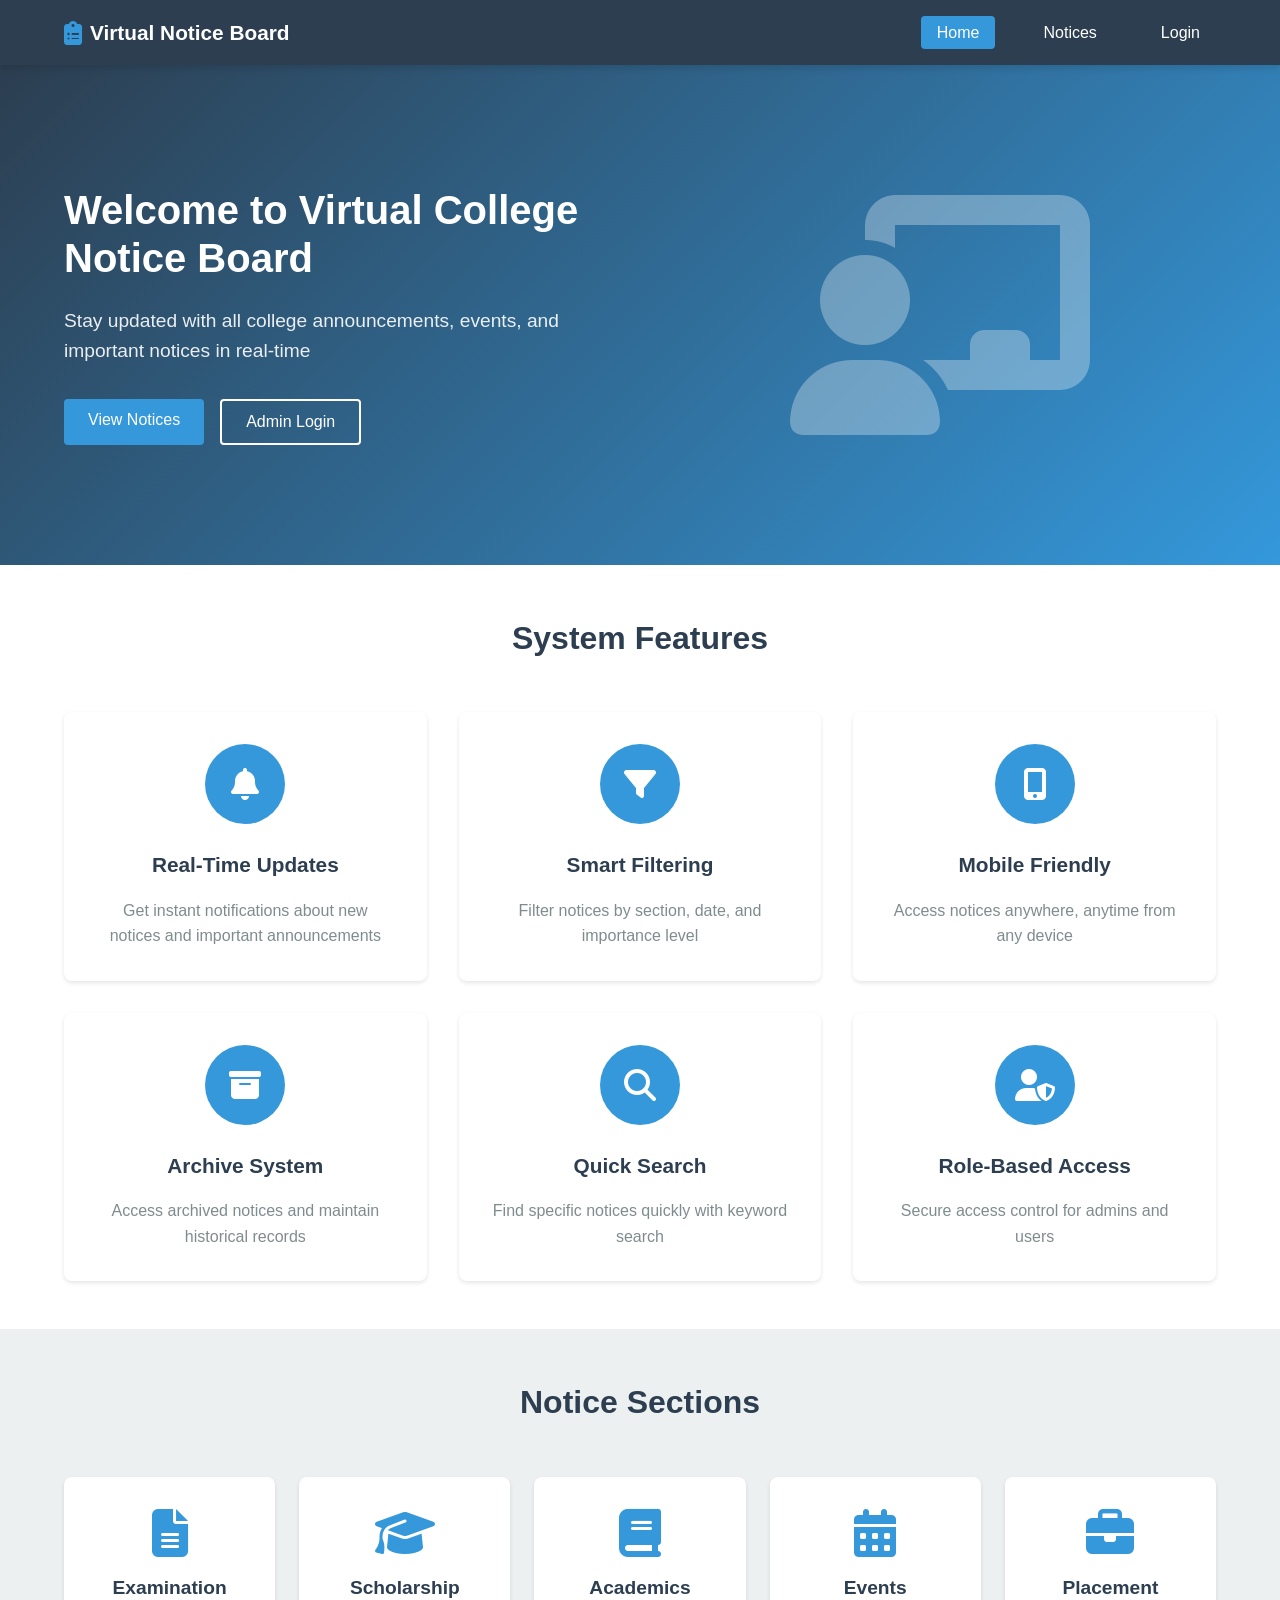
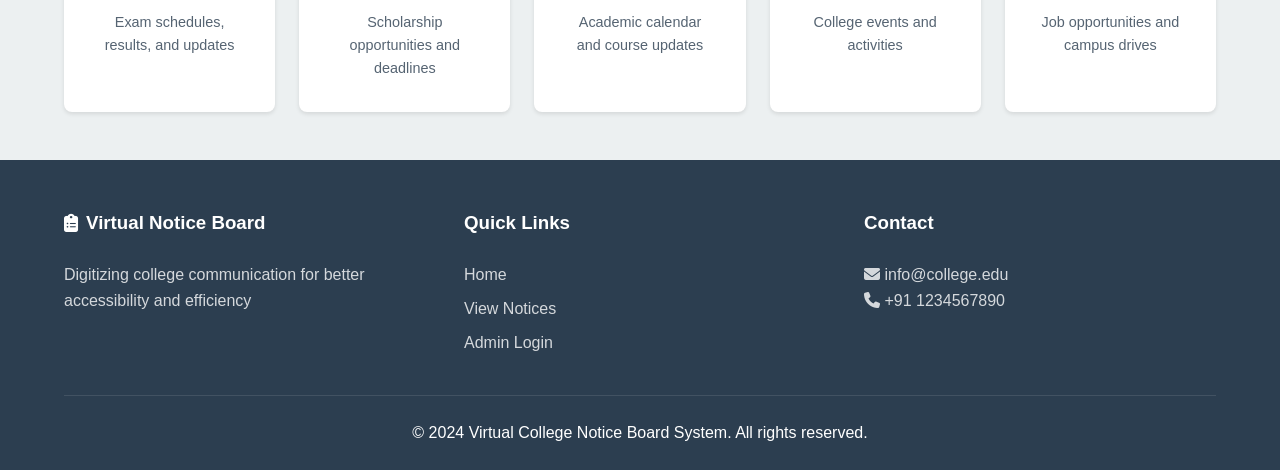
<file: index.html>
<!DOCTYPE html>
<html lang="en">
<head>
    <meta charset="UTF-8">
    <meta name="viewport" content="width=device-width, initial-scale=1.0">
    <title>Virtual College Notice Board System</title>
    <link rel="stylesheet" href="style.css">
    <!-- Font Awesome for icons -->
    <link rel="stylesheet" href="https://cdnjs.cloudflare.com/ajax/libs/font-awesome/6.4.0/css/all.min.css">
</head>
<body>
    <!-- Navigation Bar -->
    <nav class="navbar">
        <div class="container">
            <div class="nav-brand">
                <i class="fas fa-clipboard-list"></i>
                <span>Virtual Notice Board</span>
            </div>
            <ul class="nav-links">
                <li><a href="index.html" class="active">Home</a></li>
                <li><a href="user.html">Notices</a></li>
                <li><a href="login.html">Login</a></li>
            </ul>
            <div class="hamburger">
                <span></span>
                <span></span>
                <span></span>
            </div>
        </div>
    </nav>

    <!-- Hero Section -->
    <section class="hero">
        <div class="container">
            <div class="hero-content">
                <h1>Welcome to Virtual College Notice Board</h1>
                <p>Stay updated with all college announcements, events, and important notices in real-time</p>
                <div class="hero-buttons">
                    <a href="user.html" class="btn btn-primary">View Notices</a>
                    <a href="login.html" class="btn btn-secondary">Admin Login</a>
                </div>
            </div>
            <div class="hero-image">
                <i class="fas fa-chalkboard-teacher"></i>
            </div>
        </div>
    </section>

    <!-- Features Section -->
    <section class="features">
        <div class="container">
            <h2 class="section-title">System Features</h2>
            <div class="features-grid">
                <!-- Feature 1 -->
                <div class="feature-card">
                    <div class="feature-icon">
                        <i class="fas fa-bell"></i>
                    </div>
                    <h3>Real-Time Updates</h3>
                    <p>Get instant notifications about new notices and important announcements</p>
                </div>

                <!-- Feature 2 -->
                <div class="feature-card">
                    <div class="feature-icon">
                        <i class="fas fa-filter"></i>
                    </div>
                    <h3>Smart Filtering</h3>
                    <p>Filter notices by section, date, and importance level</p>
                </div>

                <!-- Feature 3 -->
                <div class="feature-card">
                    <div class="feature-icon">
                        <i class="fas fa-mobile-alt"></i>
                    </div>
                    <h3>Mobile Friendly</h3>
                    <p>Access notices anywhere, anytime from any device</p>
                </div>

                <!-- Feature 4 -->
                <div class="feature-card">
                    <div class="feature-icon">
                        <i class="fas fa-archive"></i>
                    </div>
                    <h3>Archive System</h3>
                    <p>Access archived notices and maintain historical records</p>
                </div>

                <!-- Feature 5 -->
                <div class="feature-card">
                    <div class="feature-icon">
                        <i class="fas fa-search"></i>
                    </div>
                    <h3>Quick Search</h3>
                    <p>Find specific notices quickly with keyword search</p>
                </div>

                <!-- Feature 6 -->
                <div class="feature-card">
                    <div class="feature-icon">
                        <i class="fas fa-user-shield"></i>
                    </div>
                    <h3>Role-Based Access</h3>
                    <p>Secure access control for admins and users</p>
                </div>
            </div>
        </div>
    </section>

    <!-- Sections Overview -->
    <section class="sections">
        <div class="container">
            <h2 class="section-title">Notice Sections</h2>
            <div class="sections-grid">
                <div class="section-card">
                    <i class="fas fa-file-alt"></i>
                    <h3>Examination</h3>
                    <p>Exam schedules, results, and updates</p>
                </div>
                <div class="section-card">
                    <i class="fas fa-graduation-cap"></i>
                    <h3>Scholarship</h3>
                    <p>Scholarship opportunities and deadlines</p>
                </div>
                <div class="section-card">
                    <i class="fas fa-book"></i>
                    <h3>Academics</h3>
                    <p>Academic calendar and course updates</p>
                </div>
                <div class="section-card">
                    <i class="fas fa-calendar-alt"></i>
                    <h3>Events</h3>
                    <p>College events and activities</p>
                </div>
                <div class="section-card">
                    <i class="fas fa-briefcase"></i>
                    <h3>Placement</h3>
                    <p>Job opportunities and campus drives</p>
                </div>
            </div>
        </div>
    </section>

    <!-- Footer -->
    <footer class="footer">
        <div class="container">
            <div class="footer-content">
                <div class="footer-section">
                    <h3><i class="fas fa-clipboard-list"></i> Virtual Notice Board</h3>
                    <p>Digitizing college communication for better accessibility and efficiency</p>
                </div>
                <div class="footer-section">
                    <h3>Quick Links</h3>
                    <ul>
                        <li><a href="index.html">Home</a></li>
                        <li><a href="user.html">View Notices</a></li>
                        <li><a href="login.html">Admin Login</a></li>
                    </ul>
                </div>
                <div class="footer-section">
                    <h3>Contact</h3>
                    <p><i class="fas fa-envelope"></i> info@college.edu</p>
                    <p><i class="fas fa-phone"></i> +91 1234567890</p>
                </div>
            </div>
            <div class="footer-bottom">
                <p>&copy; 2024 Virtual College Notice Board System. All rights reserved.</p>
            </div>
        </div>
    </footer>

    <script src="script.js"></script>
</body>
</html>
</file>
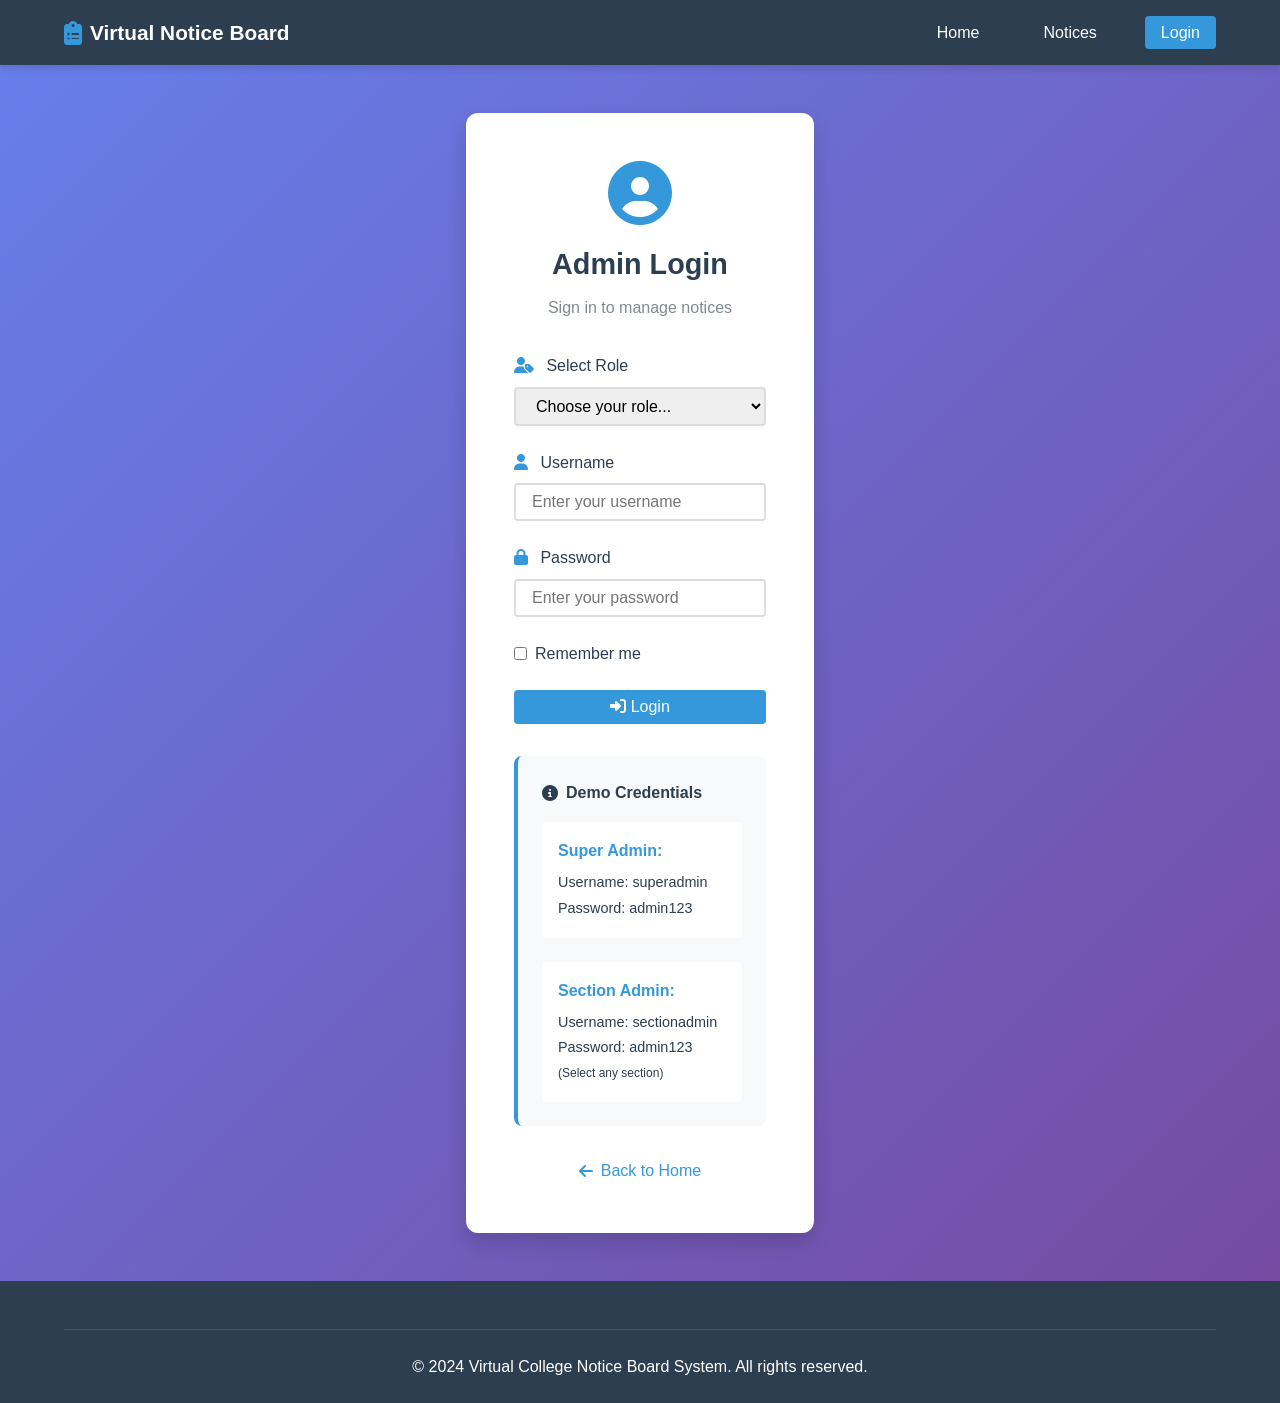
<file: admin.html>
<!DOCTYPE html>
<html lang="en">
<head>
    <meta charset="UTF-8">
    <meta name="viewport" content="width=device-width, initial-scale=1.0">
    <title>Super Admin Dashboard</title>
    <link rel="stylesheet" href="style.css">
    <link rel="stylesheet" href="https://cdnjs.cloudflare.com/ajax/libs/font-awesome/6.4.0/css/all.min.css">
</head>
<body>
    <!-- Navigation Bar -->
    <nav class="navbar navbar-admin">
        <div class="container">
            <div class="nav-brand">
                <i class="fas fa-clipboard-list"></i>
                <span>Super Admin Panel</span>
            </div>
            <ul class="nav-links">
                <li><a href="admin.html" class="active">Dashboard</a></li>
                <li><a href="user.html">View Notices</a></li>
                <li><a href="#" id="logoutBtn">Logout</a></li>
            </ul>
            <div class="user-info">
                <i class="fas fa-user-shield"></i>
                <span id="adminName">Super Admin</span>
            </div>
            <div class="hamburger">
                <span></span>
                <span></span>
                <span></span>
            </div>
        </div>
    </nav>

    <!-- Dashboard Content -->
    <div class="dashboard-container">
        <!-- Sidebar -->
        <aside class="sidebar">
            <ul class="sidebar-menu">
                <li class="active">
                    <a href="#overview">
                        <i class="fas fa-tachometer-alt"></i>
                        <span>Overview</span>
                    </a>
                </li>
                <li>
                    <a href="#all-notices">
                        <i class="fas fa-clipboard-list"></i>
                        <span>All Notices</span>
                    </a>
                </li>
                <li>
                    <a href="#section-admins">
                        <i class="fas fa-users-cog"></i>
                        <span>Section Admins</span>
                    </a>
                </li>
                <li>
                    <a href="#statistics">
                        <i class="fas fa-chart-bar"></i>
                        <span>Statistics</span>
                    </a>
                </li>
            </ul>
        </aside>

        <!-- Main Content -->
        <main class="dashboard-main">
            <!-- Welcome Section -->
            <div class="welcome-section">
                <h1>Welcome, Super Admin!</h1>
                <p>Manage all sections and monitor notice board activities</p>
            </div>

            <!-- Statistics Cards -->
            <div class="stats-grid">
                <div class="stat-card">
                    <div class="stat-icon blue">
                        <i class="fas fa-clipboard-list"></i>
                    </div>
                    <div class="stat-info">
                        <h3>42</h3>
                        <p>Total Notices</p>
                    </div>
                </div>
                <div class="stat-card">
                    <div class="stat-icon green">
                        <i class="fas fa-exclamation-circle"></i>
                    </div>
                    <div class="stat-info">
                        <h3>8</h3>
                        <p>Important Notices</p>
                    </div>
                </div>
                <div class="stat-card">
                    <div class="stat-icon orange">
                        <i class="fas fa-users"></i>
                    </div>
                    <div class="stat-info">
                        <h3>5</h3>
                        <p>Section Admins</p>
                    </div>
                </div>
                <div class="stat-card">
                    <div class="stat-icon red">
                        <i class="fas fa-archive"></i>
                    </div>
                    <div class="stat-info">
                        <h3>15</h3>
                        <p>Archived Notices</p>
                    </div>
                </div>
            </div>

            <!-- Section-wise Notices Overview -->
            <div class="dashboard-section">
                <h2><i class="fas fa-layer-group"></i> Section-wise Notice Overview</h2>
                <div class="table-container">
                    <table class="admin-table">
                        <thead>
                            <tr>
                                <th>Section</th>
                                <th>Total Notices</th>
                                <th>Active Notices</th>
                                <th>Important</th>
                                <th>Expired</th>
                                <th>Actions</th>
                            </tr>
                        </thead>
                        <tbody>
                            <tr>
                                <td>
                                    <i class="fas fa-file-alt section-icon"></i>
                                    Examination
                                </td>
                                <td>12</td>
                                <td><span class="badge badge-success">8</span></td>
                                <td><span class="badge badge-warning">3</span></td>
                                <td><span class="badge badge-secondary">4</span></td>
                                <td>
                                    <button class="btn-icon" title="View Details">
                                        <i class="fas fa-eye"></i>
                                    </button>
                                </td>
                            </tr>
                            <tr>
                                <td>
                                    <i class="fas fa-graduation-cap section-icon"></i>
                                    Scholarship
                                </td>
                                <td>8</td>
                                <td><span class="badge badge-success">5</span></td>
                                <td><span class="badge badge-warning">2</span></td>
                                <td><span class="badge badge-secondary">3</span></td>
                                <td>
                                    <button class="btn-icon" title="View Details">
                                        <i class="fas fa-eye"></i>
                                    </button>
                                </td>
                            </tr>
                            <tr>
                                <td>
                                    <i class="fas fa-book section-icon"></i>
                                    Academics
                                </td>
                                <td>10</td>
                                <td><span class="badge badge-success">7</span></td>
                                <td><span class="badge badge-warning">1</span></td>
                                <td><span class="badge badge-secondary">3</span></td>
                                <td>
                                    <button class="btn-icon" title="View Details">
                                        <i class="fas fa-eye"></i>
                                    </button>
                                </td>
                            </tr>
                            <tr>
                                <td>
                                    <i class="fas fa-calendar-alt section-icon"></i>
                                    Events
                                </td>
                                <td>7</td>
                                <td><span class="badge badge-success">5</span></td>
                                <td><span class="badge badge-warning">1</span></td>
                                <td><span class="badge badge-secondary">2</span></td>
                                <td>
                                    <button class="btn-icon" title="View Details">
                                        <i class="fas fa-eye"></i>
                                    </button>
                                </td>
                            </tr>
                            <tr>
                                <td>
                                    <i class="fas fa-briefcase section-icon"></i>
                                    Placement
                                </td>
                                <td>5</td>
                                <td><span class="badge badge-success">4</span></td>
                                <td><span class="badge badge-warning">1</span></td>
                                <td><span class="badge badge-secondary">1</span></td>
                                <td>
                                    <button class="btn-icon" title="View Details">
                                        <i class="fas fa-eye"></i>
                                    </button>
                                </td>
                            </tr>
                        </tbody>
                    </table>
                </div>
            </div>

            <!-- Section Admins Management -->
            <div class="dashboard-section">
                <h2><i class="fas fa-users-cog"></i> Section Admins</h2>
                <div class="table-container">
                    <table class="admin-table">
                        <thead>
                            <tr>
                                <th>Admin Name</th>
                                <th>Section</th>
                                <th>Email</th>
                                <th>Status</th>
                                <th>Actions</th>
                            </tr>
                        </thead>
                        <tbody>
                            <tr>
                                <td>John Doe</td>
                                <td><span class="badge badge-info">Examination</span></td>
                                <td>john@college.edu</td>
                                <td><span class="status-badge active">Active</span></td>
                                <td>
                                    <button class="btn-icon" title="Edit">
                                        <i class="fas fa-edit"></i>
                                    </button>
                                    <button class="btn-icon btn-danger" title="Remove">
                                        <i class="fas fa-trash"></i>
                                    </button>
                                </td>
                            </tr>
                            <tr>
                                <td>Jane Smith</td>
                                <td><span class="badge badge-info">Scholarship</span></td>
                                <td>jane@college.edu</td>
                                <td><span class="status-badge active">Active</span></td>
                                <td>
                                    <button class="btn-icon" title="Edit">
                                        <i class="fas fa-edit"></i>
                                    </button>
                                    <button class="btn-icon btn-danger" title="Remove">
                                        <i class="fas fa-trash"></i>
                                    </button>
                                </td>
                            </tr>
                            <tr>
                                <td>Mike Johnson</td>
                                <td><span class="badge badge-info">Academics</span></td>
                                <td>mike@college.edu</td>
                                <td><span class="status-badge active">Active</span></td>
                                <td>
                                    <button class="btn-icon" title="Edit">
                                        <i class="fas fa-edit"></i>
                                    </button>
                                    <button class="btn-icon btn-danger" title="Remove">
                                        <i class="fas fa-trash"></i>
                                    </button>
                                </td>
                            </tr>
                            <tr>
                                <td>Sarah Williams</td>
                                <td><span class="badge badge-info">Events</span></td>
                                <td>sarah@college.edu</td>
                                <td><span class="status-badge active">Active</span></td>
                                <td>
                                    <button class="btn-icon" title="Edit">
                                        <i class="fas fa-edit"></i>
                                    </button>
                                    <button class="btn-icon btn-danger" title="Remove">
                                        <i class="fas fa-trash"></i>
                                    </button>
                                </td>
                            </tr>
                            <tr>
                                <td>David Brown</td>
                                <td><span class="badge badge-info">Placement</span></td>
                                <td>david@college.edu</td>
                                <td><span class="status-badge active">Active</span></td>
                                <td>
                                    <button class="btn-icon" title="Edit">
                                        <i class="fas fa-edit"></i>
                                    </button>
                                    <button class="btn-icon btn-danger" title="Remove">
                                        <i class="fas fa-trash"></i>
                                    </button>
                                </td>
                            </tr>
                        </tbody>
                    </table>
                </div>
            </div>

            <!-- Recent Activity -->
            <div class="dashboard-section">
                <h2><i class="fas fa-history"></i> Recent Activity</h2>
                <div class="activity-list">
                    <div class="activity-item">
                        <div class="activity-icon blue">
                            <i class="fas fa-plus"></i>
                        </div>
                        <div class="activity-content">
                            <p><strong>New notice added</strong> in Examination section</p>
                            <small>2 hours ago</small>
                        </div>
                    </div>
                    <div class="activity-item">
                        <div class="activity-icon orange">
                            <i class="fas fa-edit"></i>
                        </div>
                        <div class="activity-content">
                            <p><strong>Notice updated</strong> in Scholarship section</p>
                            <small>5 hours ago</small>
                        </div>
                    </div>
                    <div class="activity-item">
                        <div class="activity-icon red">
                            <i class="fas fa-trash"></i>
                        </div>
                        <div class="activity-content">
                            <p><strong>Notice deleted</strong> from Events section</p>
                            <small>1 day ago</small>
                        </div>
                    </div>
                    <div class="activity-item">
                        <div class="activity-icon green">
                            <i class="fas fa-user-plus"></i>
                        </div>
                        <div class="activity-content">
                            <p><strong>New admin added</strong> for Placement section</p>
                            <small>2 days ago</small>
                        </div>
                    </div>
                </div>
            </div>
        </main>
    </div>

    <script src="script.js"></script>
    <script>
        // Check if user is logged in as super admin
        document.addEventListener('DOMContentLoaded', function() {
            const userRole = sessionStorage.getItem('userRole');
            const username = sessionStorage.getItem('username');

            if (userRole !== 'super-admin') {
                alert('Access denied! Please login as Super Admin.');
                window.location.href = 'login.html';
                return;
            }

            // Display username
            if (username) {
                document.getElementById('adminName').textContent = username;
            }

            // Logout functionality
            document.getElementById('logoutBtn').addEventListener('click', function(e) {
                e.preventDefault();
                if (confirm('Are you sure you want to logout?')) {
                    sessionStorage.clear();
                    window.location.href = 'index.html';
                }
            });
        });
    </script>
</body>
</html>
</file>
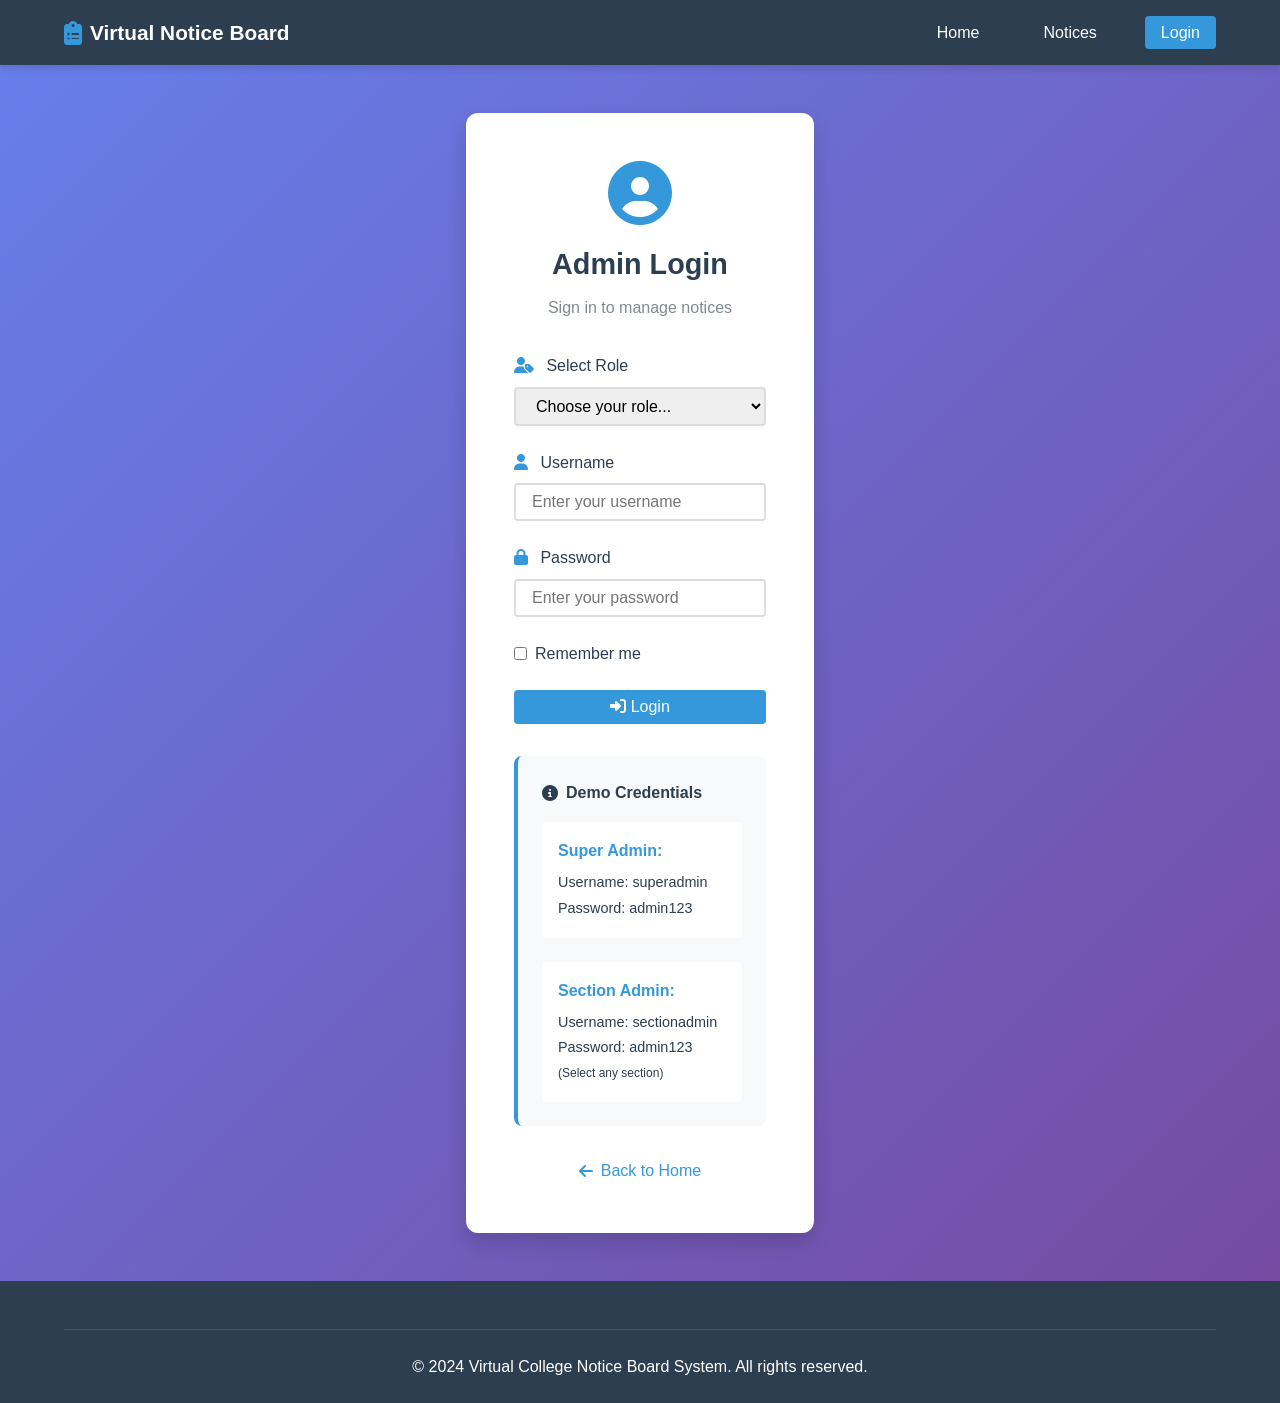
<file: login.html>
<!DOCTYPE html>
<html lang="en">
<head>
    <meta charset="UTF-8">
    <meta name="viewport" content="width=device-width, initial-scale=1.0">
    <title>Login - Virtual Notice Board</title>
    <link rel="stylesheet" href="style.css">
    <link rel="stylesheet" href="https://cdnjs.cloudflare.com/ajax/libs/font-awesome/6.4.0/css/all.min.css">
</head>
<body>
    <!-- Navigation Bar -->
    <nav class="navbar">
        <div class="container">
            <div class="nav-brand">
                <i class="fas fa-clipboard-list"></i>
                <span>Virtual Notice Board</span>
            </div>
            <ul class="nav-links">
                <li><a href="index.html">Home</a></li>
                <li><a href="user.html">Notices</a></li>
                <li><a href="login.html" class="active">Login</a></li>
            </ul>
            <div class="hamburger">
                <span></span>
                <span></span>
                <span></span>
            </div>
        </div>
    </nav>

    <!-- Login Section -->
    <section class="login-section">
        <div class="container">
            <div class="login-container">
                <div class="login-header">
                    <i class="fas fa-user-circle"></i>
                    <h2>Admin Login</h2>
                    <p>Sign in to manage notices</p>
                </div>

                <!-- Login Form -->
                <form id="loginForm" class="login-form">
                    <!-- Role Selection -->
                    <div class="form-group">
                        <label for="userRole">
                            <i class="fas fa-user-tag"></i> Select Role
                        </label>
                        <select id="userRole" name="userRole" required>
                            <option value="">Choose your role...</option>
                            <option value="super-admin">Super Admin</option>
                            <option value="section-admin">Section Admin</option>
                        </select>
                    </div>

                    <!-- Section Selection (for Section Admin) -->
                    <div class="form-group" id="sectionGroup" style="display: none;">
                        <label for="section">
                            <i class="fas fa-layer-group"></i> Section
                        </label>
                        <select id="section" name="section">
                            <option value="">Select section...</option>
                            <option value="examination">Examination</option>
                            <option value="scholarship">Scholarship</option>
                            <option value="academics">Academics</option>
                            <option value="events">Events</option>
                            <option value="placement">Placement</option>
                        </select>
                    </div>

                    <!-- Username -->
                    <div class="form-group">
                        <label for="username">
                            <i class="fas fa-user"></i> Username
                        </label>
                        <input type="text" id="username" name="username" placeholder="Enter your username" required>
                    </div>

                    <!-- Password -->
                    <div class="form-group">
                        <label for="password">
                            <i class="fas fa-lock"></i> Password
                        </label>
                        <input type="password" id="password" name="password" placeholder="Enter your password" required>
                    </div>

                    <!-- Remember Me -->
                    <div class="form-group checkbox-group">
                        <label>
                            <input type="checkbox" id="rememberMe" name="rememberMe">
                            <span>Remember me</span>
                        </label>
                    </div>

                    <!-- Submit Button -->
                    <button type="submit" class="btn btn-primary btn-block">
                        <i class="fas fa-sign-in-alt"></i> Login
                    </button>
                </form>

                <!-- Demo Credentials -->
                <div class="demo-credentials">
                    <h4><i class="fas fa-info-circle"></i> Demo Credentials</h4>
                    <div class="credentials-grid">
                        <div class="credential-item">
                            <strong>Super Admin:</strong>
                            <p>Username: superadmin</p>
                            <p>Password: admin123</p>
                        </div>
                        <div class="credential-item">
                            <strong>Section Admin:</strong>
                            <p>Username: sectionadmin</p>
                            <p>Password: admin123</p>
                            <p><small>(Select any section)</small></p>
                        </div>
                    </div>
                </div>

                <!-- Back to Home -->
                <div class="login-footer">
                    <a href="index.html" class="back-link">
                        <i class="fas fa-arrow-left"></i> Back to Home
                    </a>
                </div>
            </div>
        </div>
    </section>

    <!-- Footer -->
    <footer class="footer">
        <div class="container">
            <div class="footer-bottom">
                <p>&copy; 2024 Virtual College Notice Board System. All rights reserved.</p>
            </div>
        </div>
    </footer>

    <script src="script.js"></script>
    <script>
        // Login form handling
        document.addEventListener('DOMContentLoaded', function() {
            const loginForm = document.getElementById('loginForm');
            const userRoleSelect = document.getElementById('userRole');
            const sectionGroup = document.getElementById('sectionGroup');
            const sectionSelect = document.getElementById('section');

            // Show/hide section dropdown based on role selection
            userRoleSelect.addEventListener('change', function() {
                if (this.value === 'section-admin') {
                    sectionGroup.style.display = 'block';
                    sectionSelect.required = true;
                } else {
                    sectionGroup.style.display = 'none';
                    sectionSelect.required = false;
                }
            });

            // Handle form submission
            loginForm.addEventListener('submit', function(e) {
                e.preventDefault();

                const role = userRoleSelect.value;
                const username = document.getElementById('username').value;
                const password = document.getElementById('password').value;
                const section = sectionSelect.value;

                // Simple validation (for demo purposes)
                if (role === 'super-admin' && username === 'superadmin' && password === 'admin123') {
                    // Store session data
                    sessionStorage.setItem('userRole', 'super-admin');
                    sessionStorage.setItem('username', username);
                    // Redirect to super admin dashboard
                    window.location.href = 'admin.html';
                } else if (role === 'section-admin' && username === 'sectionadmin' && password === 'admin123' && section) {
                    // Store session data
                    sessionStorage.setItem('userRole', 'section-admin');
                    sessionStorage.setItem('username', username);
                    sessionStorage.setItem('section', section);
                    // Redirect to section admin dashboard
                    window.location.href = 'section-admin.html';
                } else {
                    alert('Invalid credentials! Please use the demo credentials provided.');
                }
            });
        });
    </script>
</body>
</html>
</file>
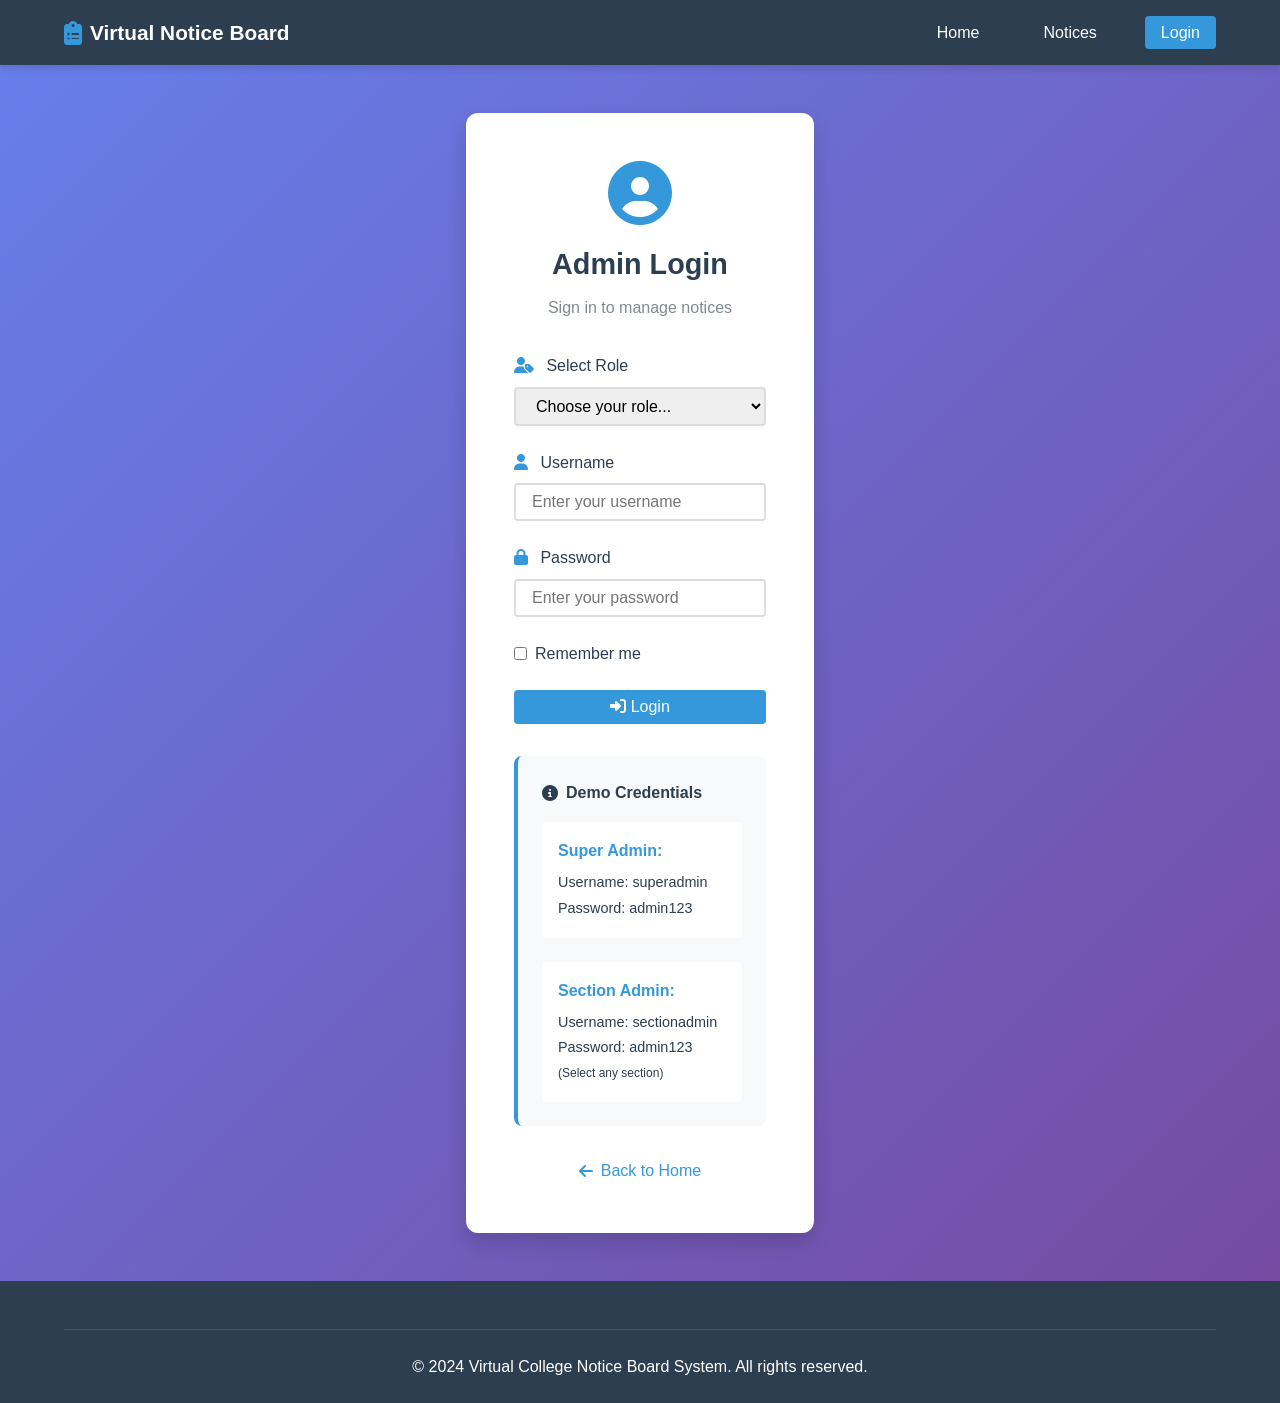
<file: section-admin.html>
<!DOCTYPE html>
<html lang="en">
<head>
    <meta charset="UTF-8">
    <meta name="viewport" content="width=device-width, initial-scale=1.0">
    <title>Section Admin Dashboard</title>
    <link rel="stylesheet" href="style.css">
    <link rel="stylesheet" href="https://cdnjs.cloudflare.com/ajax/libs/font-awesome/6.4.0/css/all.min.css">
</head>
<body>
    <!-- Navigation Bar -->
    <nav class="navbar navbar-admin">
        <div class="container">
            <div class="nav-brand">
                <i class="fas fa-clipboard-list"></i>
                <span>Section Admin Panel</span>
            </div>
            <ul class="nav-links">
                <li><a href="section-admin.html" class="active">Dashboard</a></li>
                <li><a href="user.html">View Notices</a></li>
                <li><a href="#" id="logoutBtn">Logout</a></li>
            </ul>
            <div class="user-info">
                <i class="fas fa-user-tie"></i>
                <span id="adminName">Section Admin</span>
            </div>
            <div class="hamburger">
                <span></span>
                <span></span>
                <span></span>
            </div>
        </div>
    </nav>

    <!-- Dashboard Content -->
    <div class="dashboard-container">
        <!-- Sidebar -->
        <aside class="sidebar">
            <ul class="sidebar-menu">
                <li class="active">
                    <a href="#dashboard">
                        <i class="fas fa-tachometer-alt"></i>
                        <span>Dashboard</span>
                    </a>
                </li>
                <li>
                    <a href="#" id="addNoticeBtn">
                        <i class="fas fa-plus-circle"></i>
                        <span>Add Notice</span>
                    </a>
                </li>
                <li>
                    <a href="#my-notices">
                        <i class="fas fa-clipboard-list"></i>
                        <span>My Notices</span>
                    </a>
                </li>
                <li>
                    <a href="#archived">
                        <i class="fas fa-archive"></i>
                        <span>Archived</span>
                    </a>
                </li>
            </ul>
        </aside>

        <!-- Main Content -->
        <main class="dashboard-main">
            <!-- Welcome Section -->
            <div class="welcome-section">
                <h1>Welcome, <span id="sectionName">Section</span> Admin!</h1>
                <p>Manage your section notices effectively</p>
            </div>

            <!-- Quick Stats -->
            <div class="stats-grid">
                <div class="stat-card">
                    <div class="stat-icon blue">
                        <i class="fas fa-clipboard-list"></i>
                    </div>
                    <div class="stat-info">
                        <h3 id="totalNotices">0</h3>
                        <p>Total Notices</p>
                    </div>
                </div>
                <div class="stat-card">
                    <div class="stat-icon green">
                        <i class="fas fa-check-circle"></i>
                    </div>
                    <div class="stat-info">
                        <h3 id="activeNotices">0</h3>
                        <p>Active Notices</p>
                    </div>
                </div>
                <div class="stat-card">
                    <div class="stat-icon orange">
                        <i class="fas fa-exclamation-circle"></i>
                    </div>
                    <div class="stat-info">
                        <h3 id="importantNotices">0</h3>
                        <p>Important</p>
                    </div>
                </div>
                <div class="stat-card">
                    <div class="stat-icon red">
                        <i class="fas fa-clock"></i>
                    </div>
                    <div class="stat-info">
                        <h3 id="expiredNotices">0</h3>
                        <p>Expired</p>
                    </div>
                </div>
            </div>

            <!-- Add/Edit Notice Form -->
            <div id="noticeFormSection" class="dashboard-section" style="display: none;">
                <h2><i class="fas fa-edit"></i> <span id="formTitle">Add New Notice</span></h2>
                <form id="noticeForm" class="notice-form">
                    <input type="hidden" id="noticeId" name="noticeId">
                    
                    <div class="form-row">
                        <div class="form-group">
                            <label for="noticeTitle">
                                <i class="fas fa-heading"></i> Notice Title *
                            </label>
                            <input type="text" id="noticeTitle" name="noticeTitle" placeholder="Enter notice title" required>
                        </div>
                    </div>

                    <div class="form-row">
                        <div class="form-group full-width">
                            <label for="noticeDescription">
                                <i class="fas fa-align-left"></i> Description *
                            </label>
                            <textarea id="noticeDescription" name="noticeDescription" rows="5" placeholder="Enter detailed description" required></textarea>
                        </div>
                    </div>

                    <div class="form-row">
                        <div class="form-group">
                            <label for="noticeSection">
                                <i class="fas fa-layer-group"></i> Section
                            </label>
                            <input type="text" id="noticeSection" name="noticeSection" readonly>
                        </div>
                        <div class="form-group">
                            <label for="expiryDate">
                                <i class="fas fa-calendar-alt"></i> Expiry Date *
                            </label>
                            <input type="date" id="expiryDate" name="expiryDate" required>
                        </div>
                    </div>

                    <div class="form-row">
                        <div class="form-group checkbox-group">
                            <label>
                                <input type="checkbox" id="isImportant" name="isImportant">
                                <span><i class="fas fa-star"></i> Mark as Important</span>
                            </label>
                        </div>
                    </div>

                    <div class="form-actions">
                        <button type="submit" class="btn btn-primary">
                            <i class="fas fa-save"></i> <span id="submitBtnText">Save Notice</span>
                        </button>
                        <button type="button" class="btn btn-secondary" id="cancelFormBtn">
                            <i class="fas fa-times"></i> Cancel
                        </button>
                    </div>
                </form>
            </div>

            <!-- My Notices List -->
            <div id="noticesListSection" class="dashboard-section">
                <div class="section-header">
                    <h2><i class="fas fa-clipboard-list"></i> My Notices</h2>
                    <button class="btn btn-primary" id="addNoticeBtn2">
                        <i class="fas fa-plus"></i> Add Notice
                    </button>
                </div>
                
                <div class="table-container">
                    <table class="admin-table" id="noticesTable">
                        <thead>
                            <tr>
                                <th>Title</th>
                                <th>Posted Date</th>
                                <th>Expiry Date</th>
                                <th>Status</th>
                                <th>Important</th>
                                <th>Actions</th>
                            </tr>
                        </thead>
                        <tbody id="noticesTableBody">
                            <!-- Notices will be populated here by JavaScript -->
                        </tbody>
                    </table>
                </div>
            </div>
        </main>
    </div>

    <script src="script.js"></script>
    <script>
        // Notice management for section admin
        document.addEventListener('DOMContentLoaded', function() {
            const userRole = sessionStorage.getItem('userRole');
            const username = sessionStorage.getItem('username');
            const section = sessionStorage.getItem('section');

            // Check authentication
            if (userRole !== 'section-admin') {
                alert('Access denied! Please login as Section Admin.');
                window.location.href = 'login.html';
                return;
            }

            // Display user info
            if (username) {
                document.getElementById('adminName').textContent = username;
            }
            if (section) {
                document.getElementById('sectionName').textContent = section.charAt(0).toUpperCase() + section.slice(1);
                document.getElementById('noticeSection').value = section.charAt(0).toUpperCase() + section.slice(1);
            }

            // Load notices from localStorage or use dummy data
            let notices = JSON.parse(localStorage.getItem('notices')) || getDummyNotices(section);
            
            // Save dummy notices if none exist
            if (!localStorage.getItem('notices')) {
                localStorage.setItem('notices', JSON.stringify(notices));
            }

            // Update statistics
            updateStatistics();

            // Display notices
            displayNotices();

            // Event listeners
            document.getElementById('logoutBtn').addEventListener('click', handleLogout);
            document.getElementById('addNoticeBtn').addEventListener('click', showNoticeForm);
            document.getElementById('addNoticeBtn2').addEventListener('click', showNoticeForm);
            document.getElementById('cancelFormBtn').addEventListener('click', hideNoticeForm);
            document.getElementById('noticeForm').addEventListener('submit', handleFormSubmit);

            // Functions
            function getDummyNotices(section) {
                const baseNotices = [
                    {
                        id: 1,
                        title: 'Mid-Term Examination Schedule Released',
                        description: 'The mid-term examination schedule for all departments has been released. Students are advised to check their respective department notice boards for detailed timetables.',
                        section: 'examination',
                        postedDate: '2024-01-15',
                        expiryDate: '2024-02-15',
                        isImportant: true
                    },
                    {
                        id: 2,
                        title: 'National Scholarship Portal Now Open',
                        description: 'Students from economically weaker sections can now apply for national scholarships through the official portal. Last date for submission is February 28, 2024.',
                        section: 'scholarship',
                        postedDate: '2024-01-20',
                        expiryDate: '2024-02-28',
                        isImportant: true
                    },
                    {
                        id: 3,
                        title: 'Academic Calendar for Spring Semester',
                        description: 'The academic calendar for the spring semester 2024 has been published. Classes will commence from March 1, 2024.',
                        section: 'academics',
                        postedDate: '2024-01-18',
                        expiryDate: '2024-03-01',
                        isImportant: false
                    },
                    {
                        id: 4,
                        title: 'Annual Cultural Fest - Technova 2024',
                        description: 'Registration for Technova 2024, our annual cultural and technical fest, is now open. Multiple events including coding competitions, dance, music, and drama.',
                        section: 'events',
                        postedDate: '2024-01-22',
                        expiryDate: '2024-03-15',
                        isImportant: true
                    },
                    {
                        id: 5,
                        title: 'Campus Placement Drive - TCS',
                        description: 'Tata Consultancy Services will be conducting a campus placement drive for final year students. Eligible students must register by January 30, 2024.',
                        section: 'placement',
                        postedDate: '2024-01-25',
                        expiryDate: '2024-01-30',
                        isImportant: true
                    }
                ];

                return baseNotices.filter(notice => notice.section === section);
            }

            function updateStatistics() {
                const sectionNotices = notices.filter(n => n.section === section);
                const today = new Date();
                today.setHours(0, 0, 0, 0);

                const total = sectionNotices.length;
                const active = sectionNotices.filter(n => new Date(n.expiryDate) >= today).length;
                const important = sectionNotices.filter(n => n.isImportant).length;
                const expired = sectionNotices.filter(n => new Date(n.expiryDate) < today).length;

                document.getElementById('totalNotices').textContent = total;
                document.getElementById('activeNotices').textContent = active;
                document.getElementById('importantNotices').textContent = important;
                document.getElementById('expiredNotices').textContent = expired;
            }

            function displayNotices() {
                const tbody = document.getElementById('noticesTableBody');
                const sectionNotices = notices.filter(n => n.section === section);
                
                if (sectionNotices.length === 0) {
                    tbody.innerHTML = '<tr><td colspan="6" class="text-center">No notices found</td></tr>';
                    return;
                }

                tbody.innerHTML = sectionNotices.map(notice => {
                    const isExpired = new Date(notice.expiryDate) < new Date();
                    const statusBadge = isExpired 
                        ? '<span class="badge badge-secondary">Expired</span>'
                        : '<span class="badge badge-success">Active</span>';
                    const importantBadge = notice.isImportant
                        ? '<i class="fas fa-star" style="color: #f39c12;"></i>'
                        : '-';

                    return `
                        <tr>
                            <td>${notice.title}</td>
                            <td>${formatDate(notice.postedDate)}</td>
                            <td>${formatDate(notice.expiryDate)}</td>
                            <td>${statusBadge}</td>
                            <td>${importantBadge}</td>
                            <td>
                                <button class="btn-icon" onclick="editNotice(${notice.id})" title="Edit">
                                    <i class="fas fa-edit"></i>
                                </button>
                                <button class="btn-icon btn-danger" onclick="deleteNotice(${notice.id})" title="Delete">
                                    <i class="fas fa-trash"></i>
                                </button>
                            </td>
                        </tr>
                    `;
                }).join('');
            }

            function formatDate(dateString) {
                const date = new Date(dateString);
                return date.toLocaleDateString('en-US', { year: 'numeric', month: 'short', day: 'numeric' });
            }

            function showNoticeForm() {
                document.getElementById('noticeFormSection').style.display = 'block';
                document.getElementById('noticesListSection').style.display = 'none';
                document.getElementById('formTitle').textContent = 'Add New Notice';
                document.getElementById('submitBtnText').textContent = 'Save Notice';
                document.getElementById('noticeForm').reset();
                document.getElementById('noticeId').value = '';
                document.getElementById('noticeSection').value = section.charAt(0).toUpperCase() + section.slice(1);
            }

            function hideNoticeForm() {
                document.getElementById('noticeFormSection').style.display = 'none';
                document.getElementById('noticesListSection').style.display = 'block';
            }

            function handleFormSubmit(e) {
                e.preventDefault();

                const noticeId = document.getElementById('noticeId').value;
                const title = document.getElementById('noticeTitle').value;
                const description = document.getElementById('noticeDescription').value;
                const expiryDate = document.getElementById('expiryDate').value;
                const isImportant = document.getElementById('isImportant').checked;

                if (noticeId) {
                    // Edit existing notice
                    const index = notices.findIndex(n => n.id === parseInt(noticeId));
                    if (index !== -1) {
                        notices[index] = {
                            ...notices[index],
                            title,
                            description,
                            expiryDate,
                            isImportant
                        };
                    }
                } else {
                    // Add new notice
                    const newNotice = {
                        id: Date.now(),
                        title,
                        description,
                        section,
                        postedDate: new Date().toISOString().split('T')[0],
                        expiryDate,
                        isImportant
                    };
                    notices.push(newNotice);
                }

                // Save to localStorage
                localStorage.setItem('notices', JSON.stringify(notices));

                // Update UI
                updateStatistics();
                displayNotices();
                hideNoticeForm();

                alert('Notice saved successfully!');
            }

            // Make functions globally accessible
            window.editNotice = function(id) {
                const notice = notices.find(n => n.id === id);
                if (notice) {
                    document.getElementById('noticeId').value = notice.id;
                    document.getElementById('noticeTitle').value = notice.title;
                    document.getElementById('noticeDescription').value = notice.description;
                    document.getElementById('expiryDate').value = notice.expiryDate;
                    document.getElementById('isImportant').checked = notice.isImportant;
                    
                    document.getElementById('formTitle').textContent = 'Edit Notice';
                    document.getElementById('submitBtnText').textContent = 'Update Notice';
                    showNoticeForm();
                }
            };

            window.deleteNotice = function(id) {
                if (confirm('Are you sure you want to delete this notice?')) {
                    notices = notices.filter(n => n.id !== id);
                    localStorage.setItem('notices', JSON.stringify(notices));
                    updateStatistics();
                    displayNotices();
                    alert('Notice deleted successfully!');
                }
            };

            function handleLogout(e) {
                e.preventDefault();
                if (confirm('Are you sure you want to logout?')) {
                    sessionStorage.clear();
                    window.location.href = 'index.html';
                }
            }
        });
    </script>
</body>
</html>
</file>
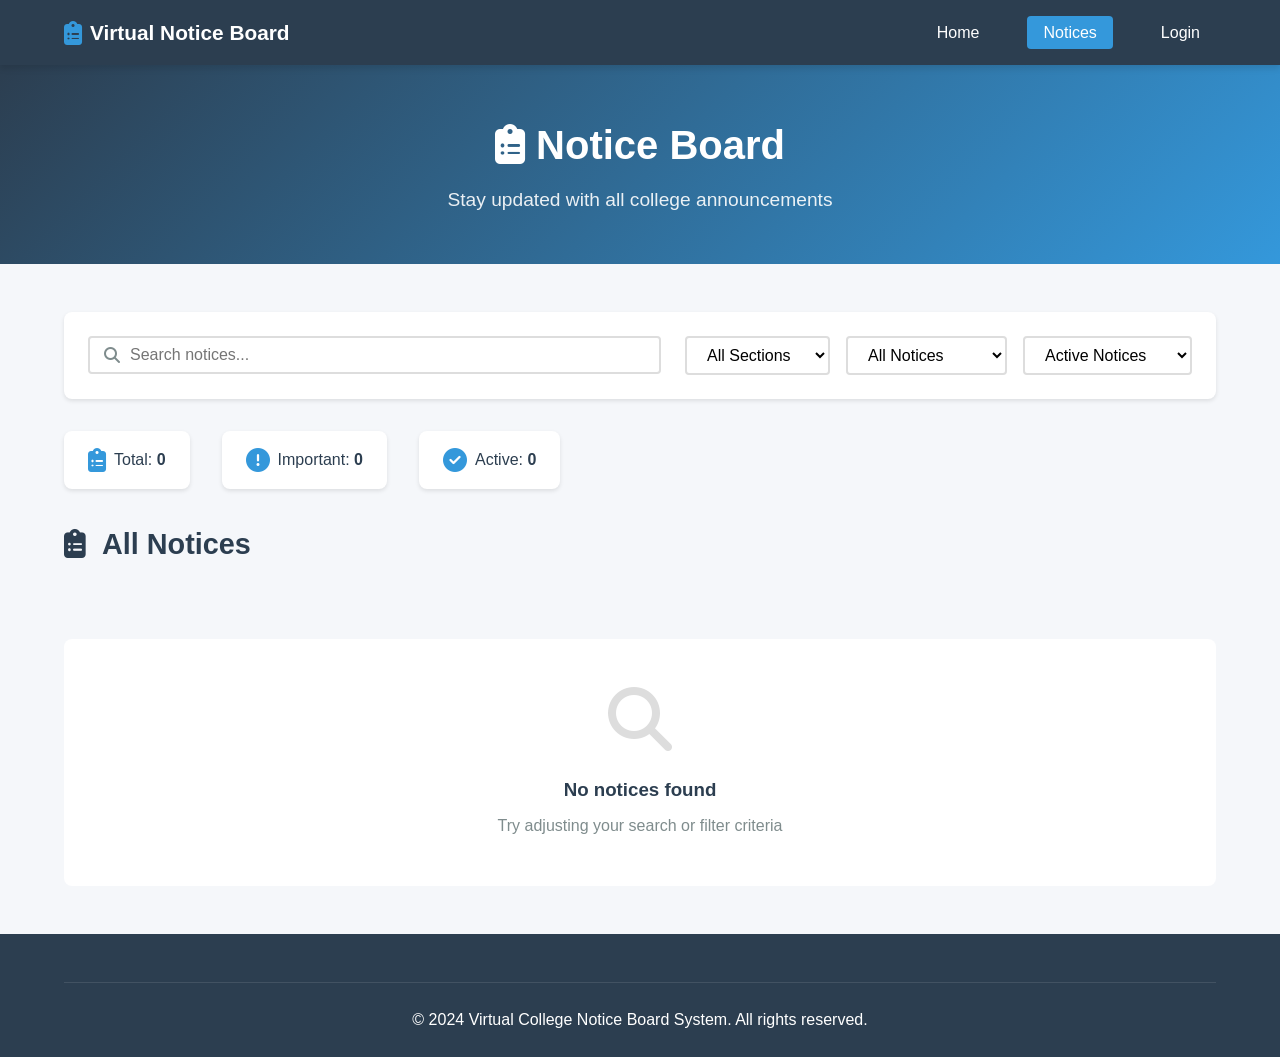
<file: user.html>
<!DOCTYPE html>
<html lang="en">
<head>
    <meta charset="UTF-8">
    <meta name="viewport" content="width=device-width, initial-scale=1.0">
    <title>View Notices - Virtual Notice Board</title>
    <link rel="stylesheet" href="style.css">
    <link rel="stylesheet" href="https://cdnjs.cloudflare.com/ajax/libs/font-awesome/6.4.0/css/all.min.css">
</head>
<body>
    <!-- Navigation Bar -->
    <nav class="navbar">
        <div class="container">
            <div class="nav-brand">
                <i class="fas fa-clipboard-list"></i>
                <span>Virtual Notice Board</span>
            </div>
            <ul class="nav-links">
                <li><a href="index.html">Home</a></li>
                <li><a href="user.html" class="active">Notices</a></li>
                <li><a href="login.html">Login</a></li>
            </ul>
            <div class="hamburger">
                <span></span>
                <span></span>
                <span></span>
            </div>
        </div>
    </nav>

    <!-- Page Header -->
    <div class="page-header">
        <div class="container">
            <h1><i class="fas fa-clipboard-list"></i> Notice Board</h1>
            <p>Stay updated with all college announcements</p>
        </div>
    </div>

    <!-- Notices Section -->
    <section class="notices-section">
        <div class="container">
            <!-- Search and Filter Bar -->
            <div class="search-filter-bar">
                <div class="search-box">
                    <i class="fas fa-search"></i>
                    <input type="text" id="searchInput" placeholder="Search notices...">
                </div>
                
                <div class="filter-controls">
                    <select id="sectionFilter" class="filter-select">
                        <option value="all">All Sections</option>
                        <option value="examination">Examination</option>
                        <option value="scholarship">Scholarship</option>
                        <option value="academics">Academics</option>
                        <option value="events">Events</option>
                        <option value="placement">Placement</option>
                    </select>

                    <select id="importanceFilter" class="filter-select">
                        <option value="all">All Notices</option>
                        <option value="important">Important Only</option>
                        <option value="regular">Regular Only</option>
                    </select>

                    <select id="statusFilter" class="filter-select">
                        <option value="active">Active Notices</option>
                        <option value="all">All Notices</option>
                        <option value="expired">Expired Notices</option>
                    </select>
                </div>
            </div>

            <!-- Quick Stats -->
            <div class="notice-stats">
                <div class="stat-item">
                    <i class="fas fa-clipboard-list"></i>
                    <span>Total: <strong id="totalCount">0</strong></span>
                </div>
                <div class="stat-item">
                    <i class="fas fa-exclamation-circle"></i>
                    <span>Important: <strong id="importantCount">0</strong></span>
                </div>
                <div class="stat-item">
                    <i class="fas fa-check-circle"></i>
                    <span>Active: <strong id="activeCount">0</strong></span>
                </div>
            </div>

            <!-- Important Notices Section -->
            <div id="importantNoticesSection" class="notices-grid-section">
                <h2 class="section-heading">
                    <i class="fas fa-star"></i> Important Notices
                </h2>
                <div id="importantNoticesGrid" class="notices-grid">
                    <!-- Important notices will be populated here -->
                </div>
            </div>

            <!-- All Notices Section -->
            <div class="notices-grid-section">
                <h2 class="section-heading">
                    <i class="fas fa-clipboard-list"></i> All Notices
                </h2>
                <div id="allNoticesGrid" class="notices-grid">
                    <!-- All notices will be populated here -->
                </div>
            </div>

            <!-- No Results Message -->
            <div id="noResults" class="no-results" style="display: none;">
                <i class="fas fa-search"></i>
                <h3>No notices found</h3>
                <p>Try adjusting your search or filter criteria</p>
            </div>
        </div>
    </section>

    <!-- Notice Details Modal -->
    <div id="noticeModal" class="modal">
        <div class="modal-content">
            <span class="close-modal">&times;</span>
            <div id="modalContent">
                <!-- Notice details will be populated here -->
            </div>
        </div>
    </div>

    <!-- Footer -->
    <footer class="footer">
        <div class="container">
            <div class="footer-bottom">
                <p>&copy; 2024 Virtual College Notice Board System. All rights reserved.</p>
            </div>
        </div>
    </footer>

    <script src="script.js"></script>
    <script>
        // Notice viewing and filtering logic
        document.addEventListener('DOMContentLoaded', function() {
            let allNotices = [];
            let filteredNotices = [];

            // Load notices from localStorage or use dummy data
            loadNotices();

            // Event listeners
            document.getElementById('searchInput').addEventListener('input', applyFilters);
            document.getElementById('sectionFilter').addEventListener('change', applyFilters);
            document.getElementById('importanceFilter').addEventListener('change', applyFilters);
            document.getElementById('statusFilter').addEventListener('change', applyFilters);

            // Modal functionality
            const modal = document.getElementById('noticeModal');
            const closeModal = document.querySelector('.close-modal');
            closeModal.onclick = function() {
                modal.style.display = 'none';
            };
            window.onclick = function(event) {
                if (event.target == modal) {
                    modal.style.display = 'none';
                }
            };

            // Functions
            function loadNotices() {
                // Get notices from localStorage or use comprehensive dummy data
                allNotices = JSON.parse(localStorage.getItem('notices')) || getDummyNotices();
                
                // Save dummy notices if none exist
                if (!localStorage.getItem('notices')) {
                    localStorage.setItem('notices', JSON.stringify(allNotices));
                }

                applyFilters();
            }

            function getDummyNotices() {
                return [
                    {
                        id: 1,
                        title: 'Mid-Term Examination Schedule Released',
                        description: 'The mid-term examination schedule for all departments has been released. Students are advised to check their respective department notice boards for detailed timetables. The exams will commence from February 20, 2024. Students must carry their ID cards and admit cards to the examination hall.',
                        section: 'examination',
                        postedDate: '2024-01-15',
                        expiryDate: '2024-02-15',
                        isImportant: true
                    },
                    {
                        id: 2,
                        title: 'National Scholarship Portal Now Open',
                        description: 'Students from economically weaker sections can now apply for national scholarships through the official portal. Last date for submission is February 28, 2024. Required documents include income certificate, academic transcripts, and bank details. Contact the scholarship cell for assistance.',
                        section: 'scholarship',
                        postedDate: '2024-01-20',
                        expiryDate: '2024-02-28',
                        isImportant: true
                    },
                    {
                        id: 3,
                        title: 'Academic Calendar for Spring Semester',
                        description: 'The academic calendar for the spring semester 2024 has been published. Classes will commence from March 1, 2024. The semester will run for 16 weeks with mid-term exams scheduled in week 8. Students can download the complete calendar from the college website.',
                        section: 'academics',
                        postedDate: '2024-01-18',
                        expiryDate: '2024-03-01',
                        isImportant: false
                    },
                    {
                        id: 4,
                        title: 'Annual Cultural Fest - Technova 2024',
                        description: 'Registration for Technova 2024, our annual cultural and technical fest, is now open. Multiple events including coding competitions, dance, music, and drama. Prize money worth Rs. 2 lakhs. Register before February 15, 2024. Visit the student activity center for more details.',
                        section: 'events',
                        postedDate: '2024-01-22',
                        expiryDate: '2024-03-15',
                        isImportant: true
                    },
                    {
                        id: 5,
                        title: 'Campus Placement Drive - TCS',
                        description: 'Tata Consultancy Services will be conducting a campus placement drive for final year students on February 5, 2024. Eligible students must register by January 30, 2024. Package offered: 3.6 LPA. Minimum 60% required in all semesters. Contact the placement cell for registration.',
                        section: 'placement',
                        postedDate: '2024-01-25',
                        expiryDate: '2024-01-30',
                        isImportant: true
                    },
                    {
                        id: 6,
                        title: 'Semester Exam Results - December 2023',
                        description: 'The results for December 2023 semester examinations have been published on the college portal. Students can check their results using their registration number and date of birth. Revaluation applications can be submitted till February 10, 2024.',
                        section: 'examination',
                        postedDate: '2024-01-28',
                        expiryDate: '2024-02-10',
                        isImportant: false
                    },
                    {
                        id: 7,
                        title: 'Merit Scholarship Application Deadline Extended',
                        description: 'The deadline for merit-based scholarship applications has been extended to February 20, 2024. Students with CGPA above 8.5 are eligible to apply. Application forms are available at the accounts office. Supporting documents required.',
                        section: 'scholarship',
                        postedDate: '2024-01-26',
                        expiryDate: '2024-02-20',
                        isImportant: false
                    },
                    {
                        id: 8,
                        title: 'Workshop on Machine Learning and AI',
                        description: 'Department of Computer Science is organizing a 3-day workshop on Machine Learning and Artificial Intelligence from February 12-14, 2024. Industry experts will be conducting hands-on sessions. Limited seats available. Register at the CS department office.',
                        section: 'academics',
                        postedDate: '2024-01-23',
                        expiryDate: '2024-02-12',
                        isImportant: true
                    },
                    {
                        id: 9,
                        title: 'Sports Day 2024 - Registration Open',
                        description: 'Annual Sports Day will be held on March 10, 2024. Students can register for various events including athletics, cricket, football, basketball, and volleyball. Registration deadline: February 25, 2024. Contact the sports coordinator for details.',
                        section: 'events',
                        postedDate: '2024-01-24',
                        expiryDate: '2024-02-25',
                        isImportant: false
                    },
                    {
                        id: 10,
                        title: 'Internship Opportunities at Infosys',
                        description: 'Infosys is offering summer internship opportunities for pre-final year students. Duration: 2 months. Stipend: Rs. 15,000/month. Application deadline: February 5, 2024. Apply through the placement portal with your updated resume.',
                        section: 'placement',
                        postedDate: '2024-01-27',
                        expiryDate: '2024-02-05',
                        isImportant: false
                    },
                    {
                        id: 11,
                        title: 'Library Extended Hours During Exams',
                        description: 'The college library will remain open from 7 AM to 11 PM during the examination period (Feb 15 - March 15). Students must follow all library rules and maintain silence. ID cards are mandatory for entry.',
                        section: 'academics',
                        postedDate: '2024-01-10',
                        expiryDate: '2024-01-25',
                        isImportant: false
                    },
                    {
                        id: 12,
                        title: 'Blood Donation Camp - February 8',
                        description: 'NSS unit is organizing a blood donation camp in association with Red Cross Society on February 8, 2024. Venue: College Auditorium, Time: 9 AM - 4 PM. All healthy students above 18 years are encouraged to participate. Refreshments will be provided.',
                        section: 'events',
                        postedDate: '2024-01-12',
                        expiryDate: '2024-01-20',
                        isImportant: false
                    }
                ];
            }

            function applyFilters() {
                const searchTerm = document.getElementById('searchInput').value.toLowerCase();
                const sectionFilter = document.getElementById('sectionFilter').value;
                const importanceFilter = document.getElementById('importanceFilter').value;
                const statusFilter = document.getElementById('statusFilter').value;

                const today = new Date();
                today.setHours(0, 0, 0, 0);

                filteredNotices = allNotices.filter(notice => {
                    // Search filter
                    const matchesSearch = notice.title.toLowerCase().includes(searchTerm) ||
                                        notice.description.toLowerCase().includes(searchTerm);

                    // Section filter
                    const matchesSection = sectionFilter === 'all' || notice.section === sectionFilter;

                    // Importance filter
                    const matchesImportance = importanceFilter === 'all' ||
                                            (importanceFilter === 'important' && notice.isImportant) ||
                                            (importanceFilter === 'regular' && !notice.isImportant);

                    // Status filter
                    const isExpired = new Date(notice.expiryDate) < today;
                    const matchesStatus = statusFilter === 'all' ||
                                        (statusFilter === 'active' && !isExpired) ||
                                        (statusFilter === 'expired' && isExpired);

                    return matchesSearch && matchesSection && matchesImportance && matchesStatus;
                });

                displayNotices();
                updateStats();
            }

            function displayNotices() {
                const importantGrid = document.getElementById('importantNoticesGrid');
                const allGrid = document.getElementById('allNoticesGrid');
                const importantSection = document.getElementById('importantNoticesSection');
                const noResults = document.getElementById('noResults');

                const today = new Date();
                today.setHours(0, 0, 0, 0);

                // Filter important and active notices
                const importantNotices = filteredNotices.filter(n => n.isImportant && new Date(n.expiryDate) >= today);
                const regularNotices = filteredNotices.filter(n => !n.isImportant || new Date(n.expiryDate) < today);

                if (filteredNotices.length === 0) {
                    importantSection.style.display = 'none';
                    allGrid.innerHTML = '';
                    noResults.style.display = 'block';
                    return;
                }

                noResults.style.display = 'none';

                // Display important notices
                if (importantNotices.length > 0) {
                    importantSection.style.display = 'block';
                    importantGrid.innerHTML = importantNotices.map(createNoticeCard).join('');
                } else {
                    importantSection.style.display = 'none';
                }

                // Display all notices
                allGrid.innerHTML = regularNotices.length > 0 
                    ? regularNotices.map(createNoticeCard).join('')
                    : '<p class="no-notices">No notices to display</p>';
            }

            function createNoticeCard(notice) {
                const isExpired = new Date(notice.expiryDate) < new Date();
                const sectionIcons = {
                    'examination': 'fa-file-alt',
                    'scholarship': 'fa-graduation-cap',
                    'academics': 'fa-book',
                    'events': 'fa-calendar-alt',
                    'placement': 'fa-briefcase'
                };

                const expiredClass = isExpired ? 'notice-expired' : '';
                const importantClass = notice.isImportant ? 'notice-important' : '';

                return `
                    <div class="notice-card ${expiredClass} ${importantClass}" onclick="showNoticeDetails(${notice.id})">
                        ${notice.isImportant && !isExpired ? '<div class="important-badge"><i class="fas fa-star"></i> Important</div>' : ''}
                        ${isExpired ? '<div class="expired-badge"><i class="fas fa-clock"></i> Expired</div>' : ''}
                        
                        <div class="notice-header">
                            <h3>${notice.title}</h3>
                            <div class="notice-meta">
                                <span class="notice-section">
                                    <i class="fas ${sectionIcons[notice.section]}"></i>
                                    ${capitalizeFirst(notice.section)}
                                </span>
                            </div>
                        </div>
                        
                        <div class="notice-body">
                            <p>${truncateText(notice.description, 120)}</p>
                        </div>
                        
                        <div class="notice-footer">
                            <div class="notice-dates">
                                <span><i class="fas fa-calendar"></i> ${formatDate(notice.postedDate)}</span>
                                <span><i class="fas fa-clock"></i> Expires: ${formatDate(notice.expiryDate)}</span>
                            </div>
                            <button class="btn-link">Read More <i class="fas fa-arrow-right"></i></button>
                        </div>
                    </div>
                `;
            }

            function updateStats() {
                const today = new Date();
                today.setHours(0, 0, 0, 0);

                const total = filteredNotices.length;
                const important = filteredNotices.filter(n => n.isImportant).length;
                const active = filteredNotices.filter(n => new Date(n.expiryDate) >= today).length;

                document.getElementById('totalCount').textContent = total;
                document.getElementById('importantCount').textContent = important;
                document.getElementById('activeCount').textContent = active;
            }

            function capitalizeFirst(str) {
                return str.charAt(0).toUpperCase() + str.slice(1);
            }

            function truncateText(text, maxLength) {
                if (text.length <= maxLength) return text;
                return text.substr(0, maxLength) + '...';
            }

            function formatDate(dateString) {
                const date = new Date(dateString);
                return date.toLocaleDateString('en-US', { year: 'numeric', month: 'short', day: 'numeric' });
            }

            // Make showNoticeDetails globally accessible
            window.showNoticeDetails = function(noticeId) {
                const notice = allNotices.find(n => n.id === noticeId);
                if (!notice) return;

                const isExpired = new Date(notice.expiryDate) < new Date();
                const sectionIcons = {
                    'examination': 'fa-file-alt',
                    'scholarship': 'fa-graduation-cap',
                    'academics': 'fa-book',
                    'events': 'fa-calendar-alt',
                    'placement': 'fa-briefcase'
                };

                const modalContent = document.getElementById('modalContent');
                modalContent.innerHTML = `
                    <div class="modal-header">
                        ${notice.isImportant && !isExpired ? '<span class="modal-badge important"><i class="fas fa-star"></i> Important</span>' : ''}
                        ${isExpired ? '<span class="modal-badge expired"><i class="fas fa-clock"></i> Expired</span>' : ''}
                    </div>
                    <h2>${notice.title}</h2>
                    <div class="modal-meta">
                        <span class="modal-section">
                            <i class="fas ${sectionIcons[notice.section]}"></i>
                            ${capitalizeFirst(notice.section)}
                        </span>
                        <span><i class="fas fa-calendar"></i> Posted: ${formatDate(notice.postedDate)}</span>
                        <span><i class="fas fa-clock"></i> Expires: ${formatDate(notice.expiryDate)}</span>
                    </div>
                    <div class="modal-description">
                        <p>${notice.description}</p>
                    </div>
                `;

                modal.style.display = 'block';
            };
        });
    </script>
</body>
</html>
</file>
<file: style.css>
/* ===================================
   Virtual College Notice Board System
   Main Stylesheet
   =================================== */

/* === CSS Reset & Base Styles === */
* {
    margin: 0;
    padding: 0;
    box-sizing: border-box;
}

:root {
    /* Color Palette */
    --primary-color: #2c3e50;
    --secondary-color: #3498db;
    --accent-color: #e74c3c;
    --success-color: #27ae60;
    --warning-color: #f39c12;
    --info-color: #3498db;
    --light-gray: #ecf0f1;
    --dark-gray: #34495e;
    --white: #ffffff;
    --black: #2c3e50;
    
    /* Typography */
    --font-primary: 'Segoe UI', Tahoma, Geneva, Verdana, sans-serif;
    --font-size-base: 16px;
    
    /* Spacing */
    --spacing-xs: 0.5rem;
    --spacing-sm: 1rem;
    --spacing-md: 1.5rem;
    --spacing-lg: 2rem;
    --spacing-xl: 3rem;
    
    /* Border Radius */
    --radius-sm: 4px;
    --radius-md: 8px;
    --radius-lg: 12px;
    
    /* Shadows */
    --shadow-sm: 0 2px 4px rgba(0, 0, 0, 0.1);
    --shadow-md: 0 4px 6px rgba(0, 0, 0, 0.1);
    --shadow-lg: 0 10px 20px rgba(0, 0, 0, 0.15);
}

body {
    font-family: var(--font-primary);
    font-size: var(--font-size-base);
    line-height: 1.6;
    color: var(--black);
    background-color: #f5f7fa;
}

.container {
    max-width: 1200px;
    margin: 0 auto;
    padding: 0 var(--spacing-md);
}

/* === Navigation Bar === */
.navbar {
    background-color: var(--primary-color);
    color: var(--white);
    padding: var(--spacing-sm) 0;
    box-shadow: var(--shadow-md);
    position: sticky;
    top: 0;
    z-index: 1000;
}

.navbar .container {
    display: flex;
    justify-content: space-between;
    align-items: center;
}

.nav-brand {
    display: flex;
    align-items: center;
    gap: var(--spacing-xs);
    font-size: 1.3rem;
    font-weight: 600;
    color: var(--white);
    text-decoration: none;
}

.nav-brand i {
    font-size: 1.5rem;
    color: var(--secondary-color);
}

.nav-links {
    display: flex;
    list-style: none;
    gap: var(--spacing-lg);
}

.nav-links a {
    color: var(--white);
    text-decoration: none;
    padding: var(--spacing-xs) var(--spacing-sm);
    border-radius: var(--radius-sm);
    transition: all 0.3s ease;
}

.nav-links a:hover,
.nav-links a.active {
    background-color: var(--secondary-color);
}

.user-info {
    display: flex;
    align-items: center;
    gap: var(--spacing-xs);
    color: var(--white);
    padding: var(--spacing-xs) var(--spacing-sm);
    background-color: rgba(255, 255, 255, 0.1);
    border-radius: var(--radius-sm);
}

.navbar-admin {
    background-color: var(--dark-gray);
}

/* Hamburger Menu for Mobile */
.hamburger {
    display: none;
    flex-direction: column;
    cursor: pointer;
    gap: 4px;
}

.hamburger span {
    width: 25px;
    height: 3px;
    background-color: var(--white);
    border-radius: 2px;
    transition: all 0.3s ease;
}

/* === Hero Section === */
.hero {
    background: linear-gradient(135deg, var(--primary-color), var(--secondary-color));
    color: var(--white);
    padding: var(--spacing-xl) 0;
    min-height: 500px;
    display: flex;
    align-items: center;
}

.hero .container {
    display: grid;
    grid-template-columns: 1fr 1fr;
    gap: var(--spacing-xl);
    align-items: center;
}

.hero-content h1 {
    font-size: 2.5rem;
    margin-bottom: var(--spacing-md);
    line-height: 1.2;
}

.hero-content p {
    font-size: 1.2rem;
    margin-bottom: var(--spacing-lg);
    opacity: 0.9;
}

.hero-buttons {
    display: flex;
    gap: var(--spacing-sm);
}

.hero-image {
    text-align: center;
}

.hero-image i {
    font-size: 15rem;
    opacity: 0.3;
    animation: float 3s ease-in-out infinite;
}

@keyframes float {
    0%, 100% { transform: translateY(0); }
    50% { transform: translateY(-20px); }
}

/* === Buttons === */
.btn {
    display: inline-block;
    padding: var(--spacing-xs) var(--spacing-md);
    border: none;
    border-radius: var(--radius-sm);
    font-size: 1rem;
    font-weight: 500;
    text-decoration: none;
    cursor: pointer;
    transition: all 0.3s ease;
    text-align: center;
}

.btn-primary {
    background-color: var(--secondary-color);
    color: var(--white);
}

.btn-primary:hover {
    background-color: #2980b9;
    transform: translateY(-2px);
    box-shadow: var(--shadow-md);
}

.btn-secondary {
    background-color: transparent;
    color: var(--white);
    border: 2px solid var(--white);
}

.btn-secondary:hover {
    background-color: var(--white);
    color: var(--secondary-color);
}

.btn-block {
    display: block;
    width: 100%;
}

.btn-icon {
    background: none;
    border: none;
    color: var(--secondary-color);
    cursor: pointer;
    padding: var(--spacing-xs);
    font-size: 1rem;
    transition: all 0.3s ease;
}

.btn-icon:hover {
    color: var(--primary-color);
    transform: scale(1.2);
}

.btn-icon.btn-danger {
    color: var(--accent-color);
}

.btn-link {
    background: none;
    border: none;
    color: var(--secondary-color);
    cursor: pointer;
    font-size: 0.9rem;
    display: flex;
    align-items: center;
    gap: 0.5rem;
}

/* === Features Section === */
.features {
    padding: var(--spacing-xl) 0;
    background-color: var(--white);
}

.section-title {
    text-align: center;
    font-size: 2rem;
    margin-bottom: var(--spacing-xl);
    color: var(--primary-color);
}

.features-grid {
    display: grid;
    grid-template-columns: repeat(auto-fit, minmax(300px, 1fr));
    gap: var(--spacing-lg);
}

.feature-card {
    background-color: var(--white);
    padding: var(--spacing-lg);
    border-radius: var(--radius-md);
    box-shadow: var(--shadow-sm);
    text-align: center;
    transition: all 0.3s ease;
}

.feature-card:hover {
    transform: translateY(-5px);
    box-shadow: var(--shadow-lg);
}

.feature-icon {
    width: 80px;
    height: 80px;
    background: linear-gradient(135deg, var(--secondary-color), var(--info-color));
    color: var(--white);
    border-radius: 50%;
    display: flex;
    align-items: center;
    justify-content: center;
    font-size: 2rem;
    margin: 0 auto var(--spacing-md);
}

.feature-card h3 {
    font-size: 1.3rem;
    margin-bottom: var(--spacing-sm);
    color: var(--primary-color);
}

.feature-card p {
    color: #7f8c8d;
    line-height: 1.6;
}

/* === Sections Overview === */
.sections {
    padding: var(--spacing-xl) 0;
    background-color: var(--light-gray);
}

.sections-grid {
    display: grid;
    grid-template-columns: repeat(auto-fit, minmax(200px, 1fr));
    gap: var(--spacing-md);
}

.section-card {
    background-color: var(--white);
    padding: var(--spacing-lg);
    border-radius: var(--radius-md);
    text-align: center;
    box-shadow: var(--shadow-sm);
    transition: all 0.3s ease;
    cursor: pointer;
}

.section-card:hover {
    background-color: var(--secondary-color);
    color: var(--white);
    transform: translateY(-5px);
}

.section-card i {
    font-size: 3rem;
    margin-bottom: var(--spacing-sm);
    color: var(--secondary-color);
}

.section-card:hover i {
    color: var(--white);
}

.section-card h3 {
    font-size: 1.2rem;
    margin-bottom: var(--spacing-xs);
}

.section-card p {
    font-size: 0.9rem;
    opacity: 0.8;
}

/* === Login Section === */
.login-section {
    min-height: calc(100vh - 120px);
    display: flex;
    align-items: center;
    padding: var(--spacing-xl) 0;
    background: linear-gradient(135deg, #667eea 0%, #764ba2 100%);
}

.login-container {
    max-width: 500px;
    margin: 0 auto;
    background-color: var(--white);
    padding: var(--spacing-xl);
    border-radius: var(--radius-lg);
    box-shadow: var(--shadow-lg);
}

.login-header {
    text-align: center;
    margin-bottom: var(--spacing-lg);
}

.login-header i {
    font-size: 4rem;
    color: var(--secondary-color);
    margin-bottom: var(--spacing-sm);
}

.login-header h2 {
    font-size: 1.8rem;
    color: var(--primary-color);
    margin-bottom: var(--spacing-xs);
}

.login-header p {
    color: #7f8c8d;
}

/* === Form Styles === */
.login-form,
.notice-form {
    margin-bottom: var(--spacing-lg);
}

.form-group {
    margin-bottom: var(--spacing-md);
}

.form-group label {
    display: block;
    margin-bottom: var(--spacing-xs);
    color: var(--primary-color);
    font-weight: 500;
}

.form-group label i {
    margin-right: var(--spacing-xs);
    color: var(--secondary-color);
}

.form-group input,
.form-group select,
.form-group textarea {
    width: 100%;
    padding: var(--spacing-xs) var(--spacing-sm);
    border: 2px solid #ddd;
    border-radius: var(--radius-sm);
    font-size: 1rem;
    font-family: var(--font-primary);
    transition: all 0.3s ease;
}

.form-group input:focus,
.form-group select:focus,
.form-group textarea:focus {
    outline: none;
    border-color: var(--secondary-color);
    box-shadow: 0 0 0 3px rgba(52, 152, 219, 0.1);
}

.form-group.checkbox-group {
    display: flex;
    align-items: center;
}

.form-group.checkbox-group label {
    display: flex;
    align-items: center;
    margin-bottom: 0;
    cursor: pointer;
}

.form-group.checkbox-group input[type="checkbox"] {
    width: auto;
    margin-right: var(--spacing-xs);
}

.form-row {
    display: grid;
    grid-template-columns: repeat(auto-fit, minmax(200px, 1fr));
    gap: var(--spacing-md);
}

.form-group.full-width {
    grid-column: 1 / -1;
}

.form-actions {
    display: flex;
    gap: var(--spacing-sm);
    margin-top: var(--spacing-lg);
}

.form-actions .btn {
    flex: 1;
}

/* === Demo Credentials === */
.demo-credentials {
    background-color: #f8f9fa;
    padding: var(--spacing-md);
    border-radius: var(--radius-md);
    margin-bottom: var(--spacing-md);
    border-left: 4px solid var(--info-color);
}

.demo-credentials h4 {
    color: var(--primary-color);
    margin-bottom: var(--spacing-sm);
    display: flex;
    align-items: center;
    gap: var(--spacing-xs);
}

.credentials-grid {
    display: grid;
    grid-template-columns: repeat(auto-fit, minmax(200px, 1fr));
    gap: var(--spacing-md);
}

.credential-item {
    padding: var(--spacing-sm);
    background-color: var(--white);
    border-radius: var(--radius-sm);
}

.credential-item strong {
    color: var(--secondary-color);
    display: block;
    margin-bottom: var(--spacing-xs);
}

.credential-item p {
    margin: 2px 0;
    font-size: 0.9rem;
}

.login-footer {
    text-align: center;
    margin-top: var(--spacing-lg);
}

.back-link {
    color: var(--secondary-color);
    text-decoration: none;
    display: inline-flex;
    align-items: center;
    gap: var(--spacing-xs);
}

.back-link:hover {
    text-decoration: underline;
}

/* === Dashboard Layout === */
.dashboard-container {
    display: grid;
    grid-template-columns: 250px 1fr;
    min-height: calc(100vh - 70px);
}

/* Sidebar */
.sidebar {
    background-color: var(--white);
    padding: var(--spacing-md);
    box-shadow: var(--shadow-sm);
}

.sidebar-menu {
    list-style: none;
}

.sidebar-menu li {
    margin-bottom: var(--spacing-xs);
}

.sidebar-menu a {
    display: flex;
    align-items: center;
    gap: var(--spacing-sm);
    padding: var(--spacing-sm);
    color: var(--dark-gray);
    text-decoration: none;
    border-radius: var(--radius-sm);
    transition: all 0.3s ease;
}

.sidebar-menu a i {
    font-size: 1.2rem;
    width: 25px;
}

.sidebar-menu li.active a,
.sidebar-menu a:hover {
    background-color: var(--secondary-color);
    color: var(--white);
}

/* Dashboard Main Content */
.dashboard-main {
    padding: var(--spacing-lg);
    background-color: #f5f7fa;
}

.welcome-section {
    margin-bottom: var(--spacing-lg);
}

.welcome-section h1 {
    font-size: 2rem;
    color: var(--primary-color);
    margin-bottom: var(--spacing-xs);
}

.welcome-section p {
    color: #7f8c8d;
    font-size: 1.1rem;
}

/* Statistics Cards */
.stats-grid {
    display: grid;
    grid-template-columns: repeat(auto-fit, minmax(200px, 1fr));
    gap: var(--spacing-md);
    margin-bottom: var(--spacing-lg);
}

.stat-card {
    background-color: var(--white);
    padding: var(--spacing-md);
    border-radius: var(--radius-md);
    box-shadow: var(--shadow-sm);
    display: flex;
    align-items: center;
    gap: var(--spacing-md);
    transition: all 0.3s ease;
}

.stat-card:hover {
    transform: translateY(-5px);
    box-shadow: var(--shadow-md);
}

.stat-icon {
    width: 60px;
    height: 60px;
    border-radius: var(--radius-md);
    display: flex;
    align-items: center;
    justify-content: center;
    font-size: 1.8rem;
    color: var(--white);
}

.stat-icon.blue { background-color: var(--secondary-color); }
.stat-icon.green { background-color: var(--success-color); }
.stat-icon.orange { background-color: var(--warning-color); }
.stat-icon.red { background-color: var(--accent-color); }

.stat-info h3 {
    font-size: 2rem;
    color: var(--primary-color);
    margin-bottom: 0;
}

.stat-info p {
    color: #7f8c8d;
    font-size: 0.9rem;
}

/* Dashboard Section */
.dashboard-section {
    background-color: var(--white);
    padding: var(--spacing-lg);
    border-radius: var(--radius-md);
    box-shadow: var(--shadow-sm);
    margin-bottom: var(--spacing-lg);
}

.dashboard-section h2 {
    font-size: 1.5rem;
    color: var(--primary-color);
    margin-bottom: var(--spacing-md);
    display: flex;
    align-items: center;
    gap: var(--spacing-xs);
}

.section-header {
    display: flex;
    justify-content: space-between;
    align-items: center;
    margin-bottom: var(--spacing-md);
}

/* Tables */
.table-container {
    overflow-x: auto;
}

.admin-table {
    width: 100%;
    border-collapse: collapse;
}

.admin-table thead {
    background-color: var(--light-gray);
}

.admin-table th,
.admin-table td {
    padding: var(--spacing-sm);
    text-align: left;
    border-bottom: 1px solid #ddd;
}

.admin-table th {
    font-weight: 600;
    color: var(--primary-color);
}

.admin-table tbody tr {
    transition: all 0.3s ease;
}

.admin-table tbody tr:hover {
    background-color: #f8f9fa;
}

.admin-table .section-icon {
    margin-right: var(--spacing-xs);
    color: var(--secondary-color);
}

.text-center {
    text-align: center;
}

/* Badges */
.badge {
    display: inline-block;
    padding: 4px 10px;
    border-radius: 12px;
    font-size: 0.85rem;
    font-weight: 500;
}

.badge-success { background-color: #d4edda; color: #155724; }
.badge-warning { background-color: #fff3cd; color: #856404; }
.badge-secondary { background-color: #e2e3e5; color: #383d41; }
.badge-info { background-color: #d1ecf1; color: #0c5460; }

.status-badge {
    padding: 4px 12px;
    border-radius: 12px;
    font-size: 0.85rem;
    font-weight: 500;
}

.status-badge.active {
    background-color: #d4edda;
    color: #155724;
}

/* Activity List */
.activity-list {
    display: flex;
    flex-direction: column;
    gap: var(--spacing-sm);
}

.activity-item {
    display: flex;
    align-items: center;
    gap: var(--spacing-md);
    padding: var(--spacing-sm);
    background-color: #f8f9fa;
    border-radius: var(--radius-sm);
}

.activity-icon {
    width: 40px;
    height: 40px;
    border-radius: 50%;
    display: flex;
    align-items: center;
    justify-content: center;
    color: var(--white);
    font-size: 1rem;
}

.activity-content p {
    margin: 0;
    color: var(--primary-color);
}

.activity-content small {
    color: #7f8c8d;
    font-size: 0.85rem;
}

/* === User Pages === */
.page-header {
    background: linear-gradient(135deg, var(--primary-color), var(--secondary-color));
    color: var(--white);
    padding: var(--spacing-xl) 0;
    text-align: center;
}

.page-header h1 {
    font-size: 2.5rem;
    margin-bottom: var(--spacing-xs);
}

.page-header p {
    font-size: 1.2rem;
    opacity: 0.9;
}

/* Notices Section */
.notices-section {
    padding: var(--spacing-xl) 0;
}

/* Search and Filter Bar */
.search-filter-bar {
    background-color: var(--white);
    padding: var(--spacing-md);
    border-radius: var(--radius-md);
    box-shadow: var(--shadow-sm);
    margin-bottom: var(--spacing-lg);
    display: flex;
    gap: var(--spacing-md);
    flex-wrap: wrap;
}

.search-box {
    flex: 1;
    min-width: 250px;
    position: relative;
}

.search-box i {
    position: absolute;
    left: var(--spacing-sm);
    top: 50%;
    transform: translateY(-50%);
    color: #7f8c8d;
}

.search-box input {
    width: 100%;
    padding: var(--spacing-xs) var(--spacing-sm) var(--spacing-xs) 40px;
    border: 2px solid #ddd;
    border-radius: var(--radius-sm);
    font-size: 1rem;
}

.search-box input:focus {
    outline: none;
    border-color: var(--secondary-color);
}

.filter-controls {
    display: flex;
    gap: var(--spacing-sm);
    flex-wrap: wrap;
}

.filter-select {
    padding: var(--spacing-xs) var(--spacing-sm);
    border: 2px solid #ddd;
    border-radius: var(--radius-sm);
    font-size: 1rem;
    background-color: var(--white);
    cursor: pointer;
}

.filter-select:focus {
    outline: none;
    border-color: var(--secondary-color);
}

/* Notice Stats */
.notice-stats {
    display: flex;
    gap: var(--spacing-lg);
    margin-bottom: var(--spacing-lg);
    flex-wrap: wrap;
}

.stat-item {
    display: flex;
    align-items: center;
    gap: var(--spacing-xs);
    background-color: var(--white);
    padding: var(--spacing-sm) var(--spacing-md);
    border-radius: var(--radius-md);
    box-shadow: var(--shadow-sm);
}

.stat-item i {
    font-size: 1.5rem;
    color: var(--secondary-color);
}

/* Notices Grid */
.notices-grid-section {
    margin-bottom: var(--spacing-xl);
}

.section-heading {
    font-size: 1.8rem;
    color: var(--primary-color);
    margin-bottom: var(--spacing-md);
    display: flex;
    align-items: center;
    gap: var(--spacing-sm);
}

.notices-grid {
    display: grid;
    grid-template-columns: repeat(auto-fill, minmax(300px, 1fr));
    gap: var(--spacing-md);
}

/* Notice Card */
.notice-card {
    background-color: var(--white);
    border-radius: var(--radius-md);
    box-shadow: var(--shadow-sm);
    overflow: hidden;
    transition: all 0.3s ease;
    cursor: pointer;
    position: relative;
}

.notice-card:hover {
    transform: translateY(-5px);
    box-shadow: var(--shadow-lg);
}

.notice-card.notice-important {
    border-left: 4px solid var(--warning-color);
}

.notice-card.notice-expired {
    opacity: 0.7;
}

.important-badge,
.expired-badge {
    position: absolute;
    top: var(--spacing-sm);
    right: var(--spacing-sm);
    padding: 4px 12px;
    border-radius: 12px;
    font-size: 0.85rem;
    font-weight: 500;
    display: flex;
    align-items: center;
    gap: 0.3rem;
}

.important-badge {
    background-color: var(--warning-color);
    color: var(--white);
}

.expired-badge {
    background-color: #6c757d;
    color: var(--white);
}

.notice-header {
    padding: var(--spacing-md);
    padding-bottom: var(--spacing-sm);
}

.notice-header h3 {
    font-size: 1.2rem;
    color: var(--primary-color);
    margin-bottom: var(--spacing-xs);
    padding-right: 100px;
}

.notice-meta {
    display: flex;
    gap: var(--spacing-sm);
    flex-wrap: wrap;
}

.notice-section {
    display: flex;
    align-items: center;
    gap: 0.3rem;
    font-size: 0.9rem;
    color: var(--secondary-color);
    font-weight: 500;
}

.notice-body {
    padding: 0 var(--spacing-md);
    padding-bottom: var(--spacing-sm);
}

.notice-body p {
    color: #7f8c8d;
    line-height: 1.6;
}

.notice-footer {
    padding: var(--spacing-sm) var(--spacing-md);
    background-color: #f8f9fa;
    display: flex;
    justify-content: space-between;
    align-items: center;
    border-top: 1px solid #e9ecef;
}

.notice-dates {
    display: flex;
    flex-direction: column;
    gap: 0.3rem;
}

.notice-dates span {
    font-size: 0.85rem;
    color: #7f8c8d;
    display: flex;
    align-items: center;
    gap: 0.3rem;
}

.no-results {
    text-align: center;
    padding: var(--spacing-xl);
    background-color: var(--white);
    border-radius: var(--radius-md);
}

.no-results i {
    font-size: 4rem;
    color: #ddd;
    margin-bottom: var(--spacing-md);
}

.no-results h3 {
    color: var(--primary-color);
    margin-bottom: var(--spacing-xs);
}

.no-results p {
    color: #7f8c8d;
}

/* === Modal === */
.modal {
    display: none;
    position: fixed;
    z-index: 2000;
    left: 0;
    top: 0;
    width: 100%;
    height: 100%;
    background-color: rgba(0, 0, 0, 0.7);
    overflow: auto;
}

.modal-content {
    background-color: var(--white);
    margin: 5% auto;
    padding: var(--spacing-xl);
    border-radius: var(--radius-lg);
    max-width: 700px;
    position: relative;
    box-shadow: var(--shadow-lg);
    animation: modalSlideIn 0.3s ease;
}

@keyframes modalSlideIn {
    from {
        transform: translateY(-50px);
        opacity: 0;
    }
    to {
        transform: translateY(0);
        opacity: 1;
    }
}

.close-modal {
    position: absolute;
    right: var(--spacing-md);
    top: var(--spacing-md);
    font-size: 2rem;
    cursor: pointer;
    color: #7f8c8d;
    transition: color 0.3s ease;
}

.close-modal:hover {
    color: var(--accent-color);
}

.modal-header {
    display: flex;
    gap: var(--spacing-xs);
    margin-bottom: var(--spacing-md);
}

.modal-badge {
    padding: 6px 14px;
    border-radius: 12px;
    font-size: 0.9rem;
    font-weight: 500;
    display: inline-flex;
    align-items: center;
    gap: 0.5rem;
}

.modal-badge.important {
    background-color: var(--warning-color);
    color: var(--white);
}

.modal-badge.expired {
    background-color: #6c757d;
    color: var(--white);
}

.modal-content h2 {
    font-size: 2rem;
    color: var(--primary-color);
    margin-bottom: var(--spacing-md);
}

.modal-meta {
    display: flex;
    gap: var(--spacing-md);
    flex-wrap: wrap;
    margin-bottom: var(--spacing-lg);
    padding-bottom: var(--spacing-md);
    border-bottom: 2px solid var(--light-gray);
}

.modal-meta span {
    display: flex;
    align-items: center;
    gap: 0.5rem;
    color: #7f8c8d;
    font-size: 0.95rem;
}

.modal-meta .modal-section {
    color: var(--secondary-color);
    font-weight: 500;
}

.modal-description p {
    line-height: 1.8;
    color: var(--dark-gray);
    font-size: 1.05rem;
}

/* === Footer === */
.footer {
    background-color: var(--primary-color);
    color: var(--white);
    padding: var(--spacing-xl) 0 var(--spacing-md);
    margin-top: auto;
}

.footer-content {
    display: grid;
    grid-template-columns: repeat(auto-fit, minmax(250px, 1fr));
    gap: var(--spacing-xl);
    margin-bottom: var(--spacing-lg);
}

.footer-section h3 {
    margin-bottom: var(--spacing-md);
    display: flex;
    align-items: center;
    gap: var(--spacing-xs);
}

.footer-section p,
.footer-section ul {
    color: rgba(255, 255, 255, 0.8);
}

.footer-section ul {
    list-style: none;
}

.footer-section ul li {
    margin-bottom: var(--spacing-xs);
}

.footer-section ul li a {
    color: rgba(255, 255, 255, 0.8);
    text-decoration: none;
    transition: color 0.3s ease;
}

.footer-section ul li a:hover {
    color: var(--white);
}

.footer-bottom {
    text-align: center;
    padding-top: var(--spacing-md);
    border-top: 1px solid rgba(255, 255, 255, 0.1);
}

/* === Responsive Design === */
@media (max-width: 968px) {
    .hero .container {
        grid-template-columns: 1fr;
        text-align: center;
    }

    .hero-image {
        display: none;
    }

    .dashboard-container {
        grid-template-columns: 1fr;
    }

    .sidebar {
        display: none;
    }
}

@media (max-width: 768px) {
    .nav-links {
        position: fixed;
        left: -100%;
        top: 70px;
        flex-direction: column;
        background-color: var(--primary-color);
        width: 100%;
        text-align: center;
        transition: left 0.3s ease;
        padding: var(--spacing-md) 0;
        box-shadow: var(--shadow-lg);
    }

    .nav-links.active {
        left: 0;
    }

    .hamburger {
        display: flex;
    }

    .user-info {
        display: none;
    }

    .hero-content h1 {
        font-size: 2rem;
    }

    .hero-buttons {
        flex-direction: column;
    }

    .search-filter-bar {
        flex-direction: column;
    }

    .filter-controls {
        flex-direction: column;
    }

    .filter-select {
        width: 100%;
    }

    .notices-grid {
        grid-template-columns: 1fr;
    }

    .stats-grid {
        grid-template-columns: 1fr;
    }

    .modal-content {
        margin: 10% 5%;
        padding: var(--spacing-md);
    }

    .form-row {
        grid-template-columns: 1fr;
    }
}

@media (max-width: 480px) {
    .hero-content h1 {
        font-size: 1.5rem;
    }

    .section-title {
        font-size: 1.5rem;
    }

    .page-header h1 {
        font-size: 1.8rem;
    }
}

/* === Utility Classes === */
.mt-1 { margin-top: var(--spacing-sm); }
.mt-2 { margin-top: var(--spacing-md); }
.mt-3 { margin-top: var(--spacing-lg); }
.mb-1 { margin-bottom: var(--spacing-sm); }
.mb-2 { margin-bottom: var(--spacing-md); }
.mb-3 { margin-bottom: var(--spacing-lg); }
.text-center { text-align: center; }
.text-right { text-align: right; }
.d-none { display: none; }
.d-block { display: block; }
</file>
